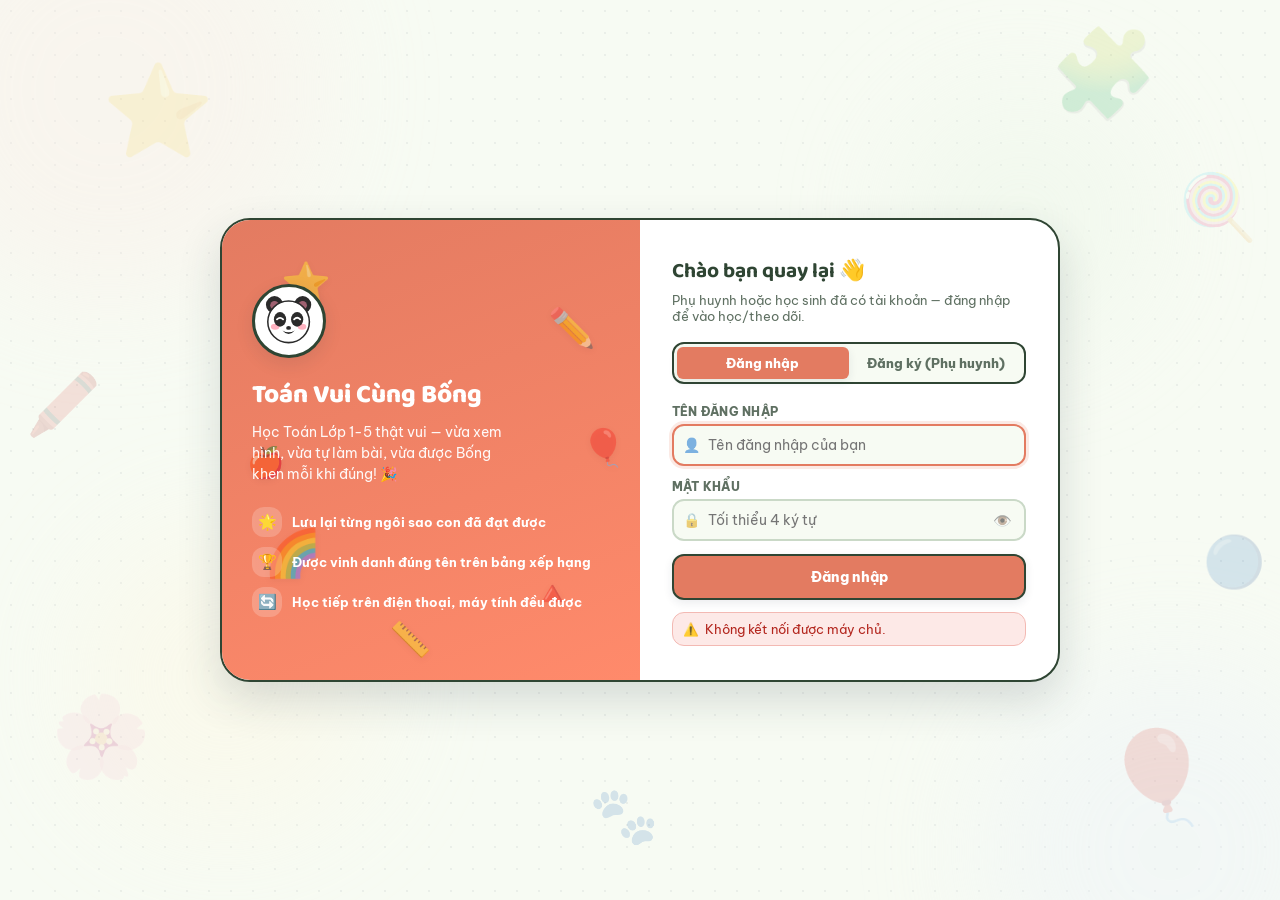
<file: index.html>
<!DOCTYPE html>
<html lang="vi">
<head>
    <meta charset="UTF-8">
    <meta name="viewport" content="width=device-width, initial-scale=1.0, viewport-fit=cover">
    <meta name="description" content="Toán Vui Tiểu Học.">
    <meta name="author" content="Toán Vui Team">
    <title>Toán Vui Tiểu Học</title>
    <link rel="preconnect" href="https://fonts.googleapis.com">
    <link rel="preconnect" href="https://fonts.gstatic.com" crossorigin>
    <link href="https://fonts.googleapis.com/css2?family=Nunito:wght@400;600;700;800;900&family=JetBrains+Mono:wght@500;700&display=swap" rel="stylesheet">
    <link rel="stylesheet" href="style.css">
    <link rel="manifest" href="manifest.json">
    <meta name="theme-color" content="#4e9b55">
    <link rel="icon" href="icon.svg" type="image/svg+xml">
    <link rel="apple-touch-icon" href="icon.svg">
</head>
<body>
    <a href="#main-content" class="skip-to-content">Bỏ qua, đến nội dung chính</a>

    <!-- ===== TOAST CONTAINER ===== -->
    <div id="toast-container"></div>

    <!-- ===== NAVBAR ===== -->
    <nav class="navbar">
        <div class="nav-left">
            <button class="hamburger" id="hamburgerBtn" aria-label="Mở/Đóng menu">☰</button>
            <div class="logo" onclick="showWelcome()">
                <span class="logo-mascot" id="header-mascot"></span>
                <div class="letters">
                    <span>T</span><span>o</span><span>á</span><span>n</span>&nbsp;<span>V</span><span>u</span><span>i</span>
                </div>
            </div>
        </div>
        <div class="nav-title">Học Mà Chơi — Chơi Mà Học</div>
        <div class="nav-actions">
            <button class="nav-stats-btn" onclick="openForestBook()" id="forest-book-nav-btn" title="Sổ Rừng Xanh">🐾 <span class="nav-btn-label">Rừng Xanh</span> <span class="mu-ff-badge" id="forest-book-count">0/6</span></button>
            <div class="nav-icon-group">
                <button class="darkmode-btn" id="soundToggleBtn" onclick="toggleSound()" title="Bật/tắt âm thanh" aria-label="Bật hoặc tắt âm thanh phản hồi" aria-pressed="false">🔊</button>
            </div>
            <div class="mode-switch">
                <button class="mode-btn active" id="modeLearnBtn" onclick="switchMode('learn')">📖 Học Công Thức</button>
                <button class="mode-btn" id="modeQuizBtn" onclick="switchMode('quiz')">📝 Ôn Tập</button>
            </div>
        </div>
    </nav>

    <div class="app-container">
        <aside class="sidebar" id="sidebar">
            <div class="sidebar-brand" onclick="showWelcome()">🏠 Trang Chủ</div>

            <!-- SEARCH BAR -->
            <div class="search-wrap" id="search-wrap-learn">
                <input type="text" id="formula-search" placeholder="🔍 Tìm công thức..." autocomplete="off" oninput="handleSearch(this.value)">
                <div class="search-results" id="search-results"></div>
            </div>


            <!-- ===== MENU CHẾ ĐỘ HỌC ===== -->
            <!-- 5 nhóm Lớp 1 → Lớp 5 được curriculum.js dựng động tại đây, bám sách Kết Nối Tri Thức Với Cuộc Sống -->
            <div id="menu-learn">
                <!-- BOOKMARKS -->
                <div class="menu-group" id="bookmark-group" style="display:none;">
                    <div class="menu-header">⭐ Đã Đánh Dấu</div>
                    <div class="recent-list" id="bookmark-list"></div>
                </div>
            </div>

            <!-- ===== MENU CHẾ ĐỘ QUIZ ===== -->
            <div id="menu-quiz" style="display:none;">
                <div class="menu-group">
                    <div class="menu-header" id="quiz-grade-menu-header">📝 Chọn Khối Lớp</div>
                    <button class="menu-item quiz-select" data-grade="1" onclick="chooseLevel('lop1', this)">🐣 Ôn Tập Lớp 1</button>
                    <div class="highscore-box" data-grade="1" id="highscore-lop1">Lớp 1: chưa có dữ liệu</div>
                    <button class="menu-item quiz-select" data-grade="2" onclick="chooseLevel('lop2', this)">🐰 Ôn Tập Lớp 2</button>
                    <div class="highscore-box" data-grade="2" id="highscore-lop2">Lớp 2: chưa có dữ liệu</div>
                    <button class="menu-item quiz-select" data-grade="3" onclick="chooseLevel('lop3', this)">🐱 Ôn Tập Lớp 3</button>
                    <div class="highscore-box" data-grade="3" id="highscore-lop3">Lớp 3: chưa có dữ liệu</div>
                    <button class="menu-item quiz-select" data-grade="4" onclick="chooseLevel('lop4', this)">🦊 Ôn Tập Lớp 4</button>
                    <div class="highscore-box" data-grade="4" id="highscore-lop4">Lớp 4: chưa có dữ liệu</div>
                    <button class="menu-item quiz-select" data-grade="5" onclick="chooseLevel('lop5', this)">🦉 Ôn Tập Lớp 5</button>
                    <div class="highscore-box" data-grade="5" id="highscore-lop5">Lớp 5: chưa có dữ liệu</div>
                </div>
            </div>
        </aside>

        <main class="workspace" id="main-content">

            <!-- ================= CHẾ ĐỘ HỌC ================= -->
            <div id="learn-panels">
                <div id="welcome-screen" class="formula-panel active">
                    <div class="welcome-hero">
                        <div class="hero-blob hero-blob-1"></div>
                        <div class="hero-blob hero-blob-2"></div>
                        <div class="hero-mascot" id="hero-mascot"></div>
                        <h1 class="hero-title">Chào Mừng Đến Với <span class="hero-brand">Toán Vui</span>!</h1>
                        <p class="hero-subtitle" id="hero-greeting">Học toán không còn nhàm chán, gõ đáp án, và chinh phục từng khối lớp Tiểu Học nhé! 🚀</p>
                        <div class="hero-quote" id="hero-quote">💡 "Toán học là ngôn ngữ mà vũ trụ dùng để viết chính nó."</div>
                        <div class="streak-badge" id="streak-badge" style="display:none;">
                            <span class="streak-fire">🔥</span>
                            <span id="streak-count">0</span> ngày học liên tục
                        </div>
                    </div>

                    <section class="daily-mission-card" aria-labelledby="daily-mission-title">
                        <div class="daily-mission-art" aria-hidden="true">
                            <span class="mission-leaf leaf-1">🍃</span>
                            <span class="mission-leaf leaf-2">🍃</span>
                            <span class="mission-dot dot-1"></span>
                            <span class="mission-dot dot-2"></span>
                            <img src="bear-mission.svg" alt="Gấu con" class="daily-mission-mascot">
                        </div>
                        <div class="daily-mission-main">
                            <div class="daily-mission-kicker">🌿 NHIỆM VỤ HÔM NAY</div>
                            <h2 id="daily-mission-title">Giúp Gấu con thu thập 5 chiếc lá</h2>
                            <p id="daily-mission-desc">Trả lời 5 câu hỏi Toán phù hợp với lớp của bạn để hoàn thành nhiệm vụ.</p>
                            <div class="daily-mission-progress" id="daily-mission-progress" role="progressbar" aria-valuemin="0" aria-valuemax="5" aria-valuenow="0" aria-label="Đã hoàn thành 0 trên 5 câu hỏi">
                                <span class="mission-step">🍃</span>
                                <span class="mission-line"></span>
                                <span class="mission-step">🍃</span>
                                <span class="mission-line"></span>
                                <span class="mission-step">🍃</span>
                                <span class="mission-line"></span>
                                <span class="mission-step">🍃</span>
                                <span class="mission-line"></span>
                                <span class="mission-step">🍃</span>
                            </div>
                            <div class="daily-mission-status" id="daily-mission-status">Chưa bắt đầu · <strong>0 / 5 chiếc lá</strong></div>
                        </div>
                        <div class="daily-mission-reward">
                            <div class="reward-title">Phần thưởng</div>
                            <div class="reward-star" aria-hidden="true">★</div>
                            <div class="reward-points">+10 điểm</div>
                            <button type="button" class="daily-mission-btn" id="daily-mission-btn" onclick="startDailyMission()">BẮT ĐẦU NHIỆM VỤ <span aria-hidden="true">→</span></button>
                        </div>
                    </section>
                </div>

            </div>

            <!-- ================= CHẾ ĐỘ QUIZ ================= -->
            <div id="quiz-panels" style="display:none;">
                <div id="quiz-intro" class="formula-panel active">
                    <div class="welcome-box">
                        <h1>📝 Khu Vực Ôn Tập Tổng Hợp</h1>
                        <p>Chọn một khối lớp ở menu bên trái để bắt đầu 10 câu hỏi trộn từ tất cả bài học của lớp đó. Không giới hạn thời gian — tự làm bài, gõ đáp số, rồi bấm Xác Nhận để được chấm điểm ngay. Điểm cao nhất được lưu lại!</p>
                        <div class="feature-badges">
                            <span class="badge b-1">✦ 10 Câu / Bài</span>
                            <span class="badge b-2">✦ Không Giới Hạn Thời Gian</span>
                            <span class="badge b-3">✦ Lưu Điểm Cao</span>
                        </div>
                    </div>
                </div>

                <div id="quiz-difficulty-select" class="formula-panel">
                    <div class="welcome-box">
                        <h1>Chọn Mức Độ Đề — <span id="difficulty-level-label">Lớp 1</span></h1>
                        <p>Số liệu trong đề sẽ lớn hơn/khó hơn dần theo mức bạn chọn, nhưng vẫn đúng dạng bài đã học ở khối lớp này.</p>
                        <div class="difficulty-buttons">
                            <button class="calc-btn diff-btn diff-easy" onclick="promptStudentNameThenRun(() => startQuiz('easy'))">🟢 Dễ</button>
                            <button class="calc-btn diff-btn diff-medium" onclick="promptStudentNameThenRun(() => startQuiz('medium'))">🟡 Trung Bình</button>
                            <button class="calc-btn diff-btn diff-hard" onclick="promptStudentNameThenRun(() => startQuiz('hard'))">🔴 Khó</button>
                        </div>
                    </div>
                </div>

                <div id="quiz-active" class="formula-panel">
                    <div class="quiz-header">
                        <span id="quiz-level-label">Lớp 1</span>
                        <span id="quiz-progress">Câu 1 / 10</span>
                        <span id="quiz-score">Điểm: 0</span>
                    </div>
                    <!-- Progress bar -->
                    <div class="quiz-progress-bar">
                        <div class="quiz-progress-fill" id="quiz-progress-fill" style="width:10%;"></div>
                    </div>
                    <!-- Timer: không dùng cho Tiểu học (luôn ẩn), giữ lại phần tử để không vỡ code -->
                    <div class="quiz-timer-wrap" id="quiz-timer-wrap" style="display:none;">
                        <div class="quiz-timer-label" id="quiz-timer-label">⏱️ 60s</div>
                        <div class="quiz-timer-bar">
                            <div class="quiz-timer-fill" id="quiz-timer-fill"></div>
                        </div>
                    </div>
                    <div class="quiz-question" id="quiz-question">Đang tải câu hỏi...</div>
                    <!-- F1: Nút đọc to đề bài -->
                    <button id="quiz-read-btn" class="quiz-read-btn" style="display:none;" aria-label="Đọc to đề bài">
                        🔊 Nghe đề
                    </button>
                    <div class="mu-practice-visual" id="quiz-visual"></div>
                    <!-- F2: Chọn đáp án cho Lớp 1 & 2 (thay cho bộ đếm số trước đây) -->
                    <div id="quiz-choice-row" class="mu-choice-row" style="display:none;"></div>
                    <div class="input-area">
                        <input type="number" step="any" id="quiz-answer-input" placeholder="Nhập đáp số của bạn">
                    </div>
                    <button class="calc-btn" id="quiz-submit-btn" onclick="submitQuizAnswer()"><span class="btn-icon">✓</span><span class="btn-label">Xác Nhận Đáp Án</span></button>
                    <div class="output-box" id="quiz-feedback" style="display:none;"></div>
                    <button class="calc-btn next-btn" id="quiz-next-btn" style="display:none;" onclick="nextQuizQuestion()"><span class="btn-label">Câu Tiếp Theo</span><span class="btn-icon">→</span></button>
                </div>

                <div id="quiz-result" class="formula-panel">
                    <div class="welcome-box">
                        <h1 id="quiz-result-title">🎉 Hoàn Thành Bài Kiểm Tra!</h1>
                        <!-- Score ring -->
                        <div class="result-score-ring">
                            <svg width="130" height="130" viewBox="0 0 130 130">
                                <circle cx="65" cy="65" r="56" fill="none" stroke="#e5e7eb" stroke-width="10"/>
                                <circle cx="65" cy="65" r="56" fill="none" stroke="#4f46e5" stroke-width="10"
                                    stroke-dasharray="351.86" stroke-dashoffset="351.86"
                                    id="score-ring-circle" stroke-linecap="round"/>
                            </svg>
                            <div class="ring-num" id="result-ring-num">0</div>
                            <div class="ring-den">/10</div>
                        </div>
                        <div class="quiz-result-breakdown">
                            <div class="breakdown-card bc-correct">
                                <div class="bc-num" id="result-correct">0</div>
                                <div class="bc-label">✅ Đúng</div>
                            </div>
                            <div class="breakdown-card bc-wrong">
                                <div class="bc-num" id="result-wrong">0</div>
                                <div class="bc-label">❌ Sai</div>
                            </div>
                            <div class="breakdown-card bc-pct">
                                <div class="bc-num" id="result-pct">0%</div>
                                <div class="bc-label">📊 Tỉ Lệ</div>
                            </div>
                        </div>
                        <div style="display:flex;gap:12px;justify-content:center;margin-top:24px;flex-wrap:wrap;">
                            <button class="calc-btn" style="width:auto;padding:13px 28px;" onclick="retryQuiz()">🔄 Làm Lại</button>
                            <button class="calc-btn next-btn" id="quiz-result-back-btn" style="width:auto;padding:13px 28px;" onclick="showWelcome()">⬅ Trang Chủ</button>
                        </div>
                        <!-- Chỉ hiện cho bài Ôn Tập/Đề Thi thường (không phải luyện theo chủ đề
                             hay Nhiệm Vụ Hôm Nay) — khớp điều kiện saveToLeaderboard() trong quiz.js -->
                        <button type="button" class="leaderboard-entry-btn" id="quiz-result-leaderboard-btn" style="display:none;" onclick="openLeaderboard()">🏆 Xem Bảng Xếp Hạng</button>
                    </div>
                </div>

            </div>

        </main>
    </div>

    <!-- ===== MODAL GIỚI THIỆU LẦN ĐẦU (ONBOARDING) ===== -->
    <!-- ===== MODAL BẢNG XẾP HẠNG LỚP HỌC ===== -->
    <div class="modal-overlay" id="leaderboard-modal" onclick="closeLeaderboard(event)">
        <div class="modal-box" onclick="event.stopPropagation()">
            <div class="modal-header">
                <span class="modal-title">🏆 Bảng Xếp Hạng Lớp Học</span>
                <button class="modal-close" onclick="closeLeaderboard()" aria-label="Đóng">✕</button>
            </div>
            <p class="stats-note">📌 Đây là bảng xếp hạng <strong>chung của tất cả học sinh</strong>, đồng bộ qua tài khoản — dù đổi thiết bị, điểm của bạn vẫn còn nguyên khi đăng nhập lại.</p>
            <div class="lb-filter">
                <button class="fc-filter-btn active" data-level="all" onclick="filterLeaderboard('all', this)">Tất Cả</button>
                <button class="fc-filter-btn" data-level="lop1" onclick="filterLeaderboard('lop1', this)">Lớp 1</button>
                <button class="fc-filter-btn" data-level="lop2" onclick="filterLeaderboard('lop2', this)">Lớp 2</button>
                <button class="fc-filter-btn" data-level="lop3" onclick="filterLeaderboard('lop3', this)">Lớp 3</button>
                <button class="fc-filter-btn" data-level="lop4" onclick="filterLeaderboard('lop4', this)">Lớp 4</button>
                <button class="fc-filter-btn" data-level="lop5" onclick="filterLeaderboard('lop5', this)">Lớp 5</button>
            </div>
            <div class="lb-list" id="leaderboard-list"></div>
            <button class="calc-btn" style="margin-top:14px;background:linear-gradient(135deg,#dc2626,#991b1b);" onclick="clearLeaderboard()">🗑️ Xóa Bảng Xếp Hạng</button>
        </div>
    </div>

    <!-- ===== MODAL NHẮC NGHỈ GIẢI LAO ===== -->
    <div class="modal-overlay break-reminder-overlay" id="break-reminder-overlay">
        <div class="modal-box break-reminder-box" onclick="event.stopPropagation()">
            <div class="break-emoji-wrap">
                <span class="break-emoji">🦉</span>
                <div class="break-rings">
                    <div class="break-ring break-ring-1"></div>
                    <div class="break-ring break-ring-2"></div>
                </div>
            </div>
            <h2 class="break-title">Nghỉ Giải Lao Một Chút Nhé! 🌿</h2>
            <p class="break-msg">Bống mỏi mắt rồi! Mình đứng dậy vươn vai một chút nhé!</p>
            <div class="break-tips">
                <div class="break-tip">👀 Nhìn ra xa ít nhất 20 giây</div>
                <div class="break-tip">🙆 Vươn tay và lắc cổ nhẹ nhàng</div>
                <div class="break-tip">💧 Uống một ngụm nước mát</div>
            </div>
            <div class="break-actions">
                <button class="calc-btn" id="break-ok-btn" onclick="dismissBreak(false)">Mình Sẵn Sàng Rồi! 💪</button>
                <button class="break-snooze-btn" onclick="dismissBreak(true)">⏰ Snooze 5 phút</button>
            </div>
        </div>
    </div>

    <!-- ===== MODAL NHẬP TÊN TRƯỚC KHI LÀM BÀI (dùng cho bảng xếp hạng) ===== -->
    <div class="modal-overlay" id="name-prompt-modal">
        <div class="modal-box" style="max-width:360px;" onclick="event.stopPropagation()">
            <div class="modal-header">
                <span class="modal-title">👋 Bạn Tên Gì?</span>
            </div>
            <p style="font-size:0.85rem;color:var(--text-3);margin-bottom:14px;">Nhập tên để lưu điểm vào Bảng Xếp Hạng Lớp Học (có thể bỏ trống nếu không muốn tham gia).</p>
            <input type="text" id="student-name-input" placeholder="Tên của bạn..." style="width:100%;padding:12px 16px;border:2px solid var(--border);border-radius:var(--r-md);font-size:1rem;font-weight:700;margin-bottom:14px;box-sizing:border-box;">
            <button class="calc-btn" onclick="confirmStudentName()">Bắt Đầu Làm Bài 🚀</button>
        </div>
    </div>

    <div class="modal-overlay" id="onboarding-modal">
        <div class="modal-box onboarding-box" onclick="event.stopPropagation()">
            <div class="onboarding-header">
                <span class="onboarding-logo" id="onboarding-mascot"></span>
                <h2>Chào bạn! Mình là Bống 🐼</h2>
                <p>Mình sẽ học Toán cùng bạn — vui lắm luôn, cùng xem nhé:</p>
            </div>
            <div class="onboarding-features">
                <div class="ob-feature"><span class="ob-icon">🌸</span><div><strong>Vừa Học Vừa Chơi</strong><br>Cộng trừ có hoa có quả, hình học có hình vẽ thật — không phải chỉ đọc chữ.</div></div>
                <div class="ob-feature"><span class="ob-icon">✍️</span><div><strong>Tự Làm, Tự Chấm</strong><br>Bạn gõ đáp số của mình, Bống chấm luôn và giải thích cách làm nếu sai.</div></div>
                <div class="ob-feature"><span class="ob-icon">🎈</span><div><strong>Chọn Đúng Lớp Của Bạn</strong><br>Từ Lớp 1 đến Lớp 5, chọn lớp mình đang học ở khung bên trái nhé.</div></div>
                <div class="ob-feature"><span class="ob-icon">🏆</span><div><strong>Sưu Tầm Ngôi Sao</strong><br>Làm đúng nhiều câu để lên bảng xếp hạng và mở khóa huy hiệu thật xịn!</div></div>
            </div>
            <button class="calc-btn" onclick="closeOnboarding()">Học Cùng Bống Ngay 🚀</button>
        </div>
    </div>


    <script src="svg-shapes.js"></script>
    <script src="mascot.js"></script>
    <script src="forest-friends.js"></script>
    <script src="practice-engine.js"></script>
    <script src="curriculum.js"></script>
    <script src="app-core.js"></script>
    <script src="quiz.js"></script>
    <script src="extras.js"></script>
    <script src="story-arc.js"></script>
    <script src="db-sync.js"></script>
    <script src="auth-ui.js"></script>
    <script src="usage-guard.js"></script>
 
</body>

</html>
</file>
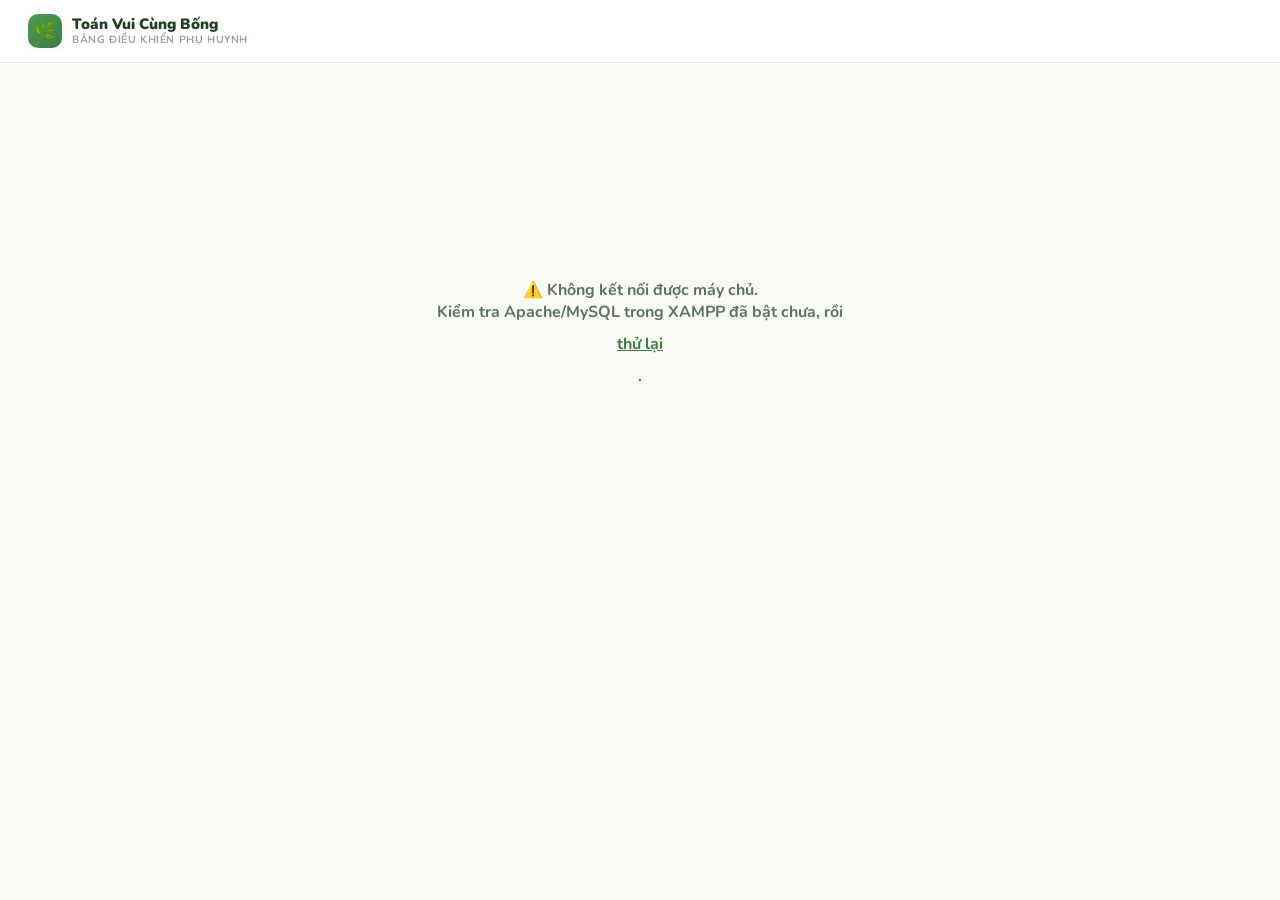
<file: parent.html>
<!DOCTYPE html>
<html lang="vi">
<head>
    <meta charset="UTF-8">
    <meta name="viewport" content="width=device-width, initial-scale=1.0">
    <meta name="description" content="Bảng Điều Khiển Phụ Huynh — theo dõi tiến độ học Toán của con, đặt giới hạn giờ học, khoá khối lớp.">
    <title>Bảng Điều Khiển Phụ Huynh — Toán Vui Cùng Bống</title>
    <link rel="preconnect" href="https://fonts.googleapis.com">
    <link rel="preconnect" href="https://fonts.gstatic.com" crossorigin>
    <link href="https://fonts.googleapis.com/css2?family=Nunito:wght@400;600;700;800;900&family=JetBrains+Mono:wght@500;700&display=swap" rel="stylesheet">
    <link rel="stylesheet" href="parent.css">
    <link rel="icon" href="icon.svg" type="image/svg+xml">
    <meta name="theme-color" content="#3f7a43">
</head>
<body class="pd-body">

    <!-- ===== TOP BAR ===== -->
    <div class="pd-topbar">
        <a class="pd-brand" href="parent.html">
            <div class="pd-brand-leaf">🌿</div>
            <div class="pd-brand-text">
                <div class="pd-name">Toán Vui Cùng Bống</div>
                <div class="pd-tag">Bảng điều khiển phụ huynh</div>
            </div>
        </a>
        <div class="pd-topbar-right">
            <div class="pd-user-widget" id="pd-user-widget" style="display:none;">
                <div class="pd-user-chip" id="pd-user-chip">
                    <div class="pd-av" id="pd-user-av">?</div>
                    <div class="pd-label" id="pd-user-label">…</div>
                </div>
                <div class="pd-user-dropdown" id="pd-user-dropdown">
                    <button type="button" id="pd-logout-btn">Đăng xuất</button>
                </div>
            </div>
        </div>
    </div>

    <!-- ===== TRẠNG THÁI ĐANG TẢI / LỖI PHIÊN ĐĂNG NHẬP ===== -->
    <div class="pd-loading" id="pd-loading">⏳ Đang tải Bảng Điều Khiển…</div>
    <div class="pd-fatal" id="pd-fatal" style="display:none;"></div>

    <!-- ===== NỘI DUNG CHÍNH (hiện sau khi xác thực là Phụ Huynh) ===== -->
    <div class="pd-page" id="pd-page" style="display:none;">

        <!-- ---------- VIEW: DANH SÁCH CÁC CON ---------- -->
        <section id="pd-view-list">
            <div class="pd-list-head">
                <div>
                    <h1>👨‍👩‍👧 Các con của bạn</h1>
                    <p id="pd-list-sub">Bấm vào 1 con để xem chi tiết tiến độ và cài đặt.</p>
                </div>
                <button type="button" class="pd-btn-primary" id="pd-open-create-btn">+ Tạo Tài Khoản Cho Con</button>
            </div>
            <div class="pd-card-grid" id="pd-card-grid">
                <!-- Các thẻ con được render bằng parent.js -->
            </div>
        </section>

        <!-- ---------- VIEW: CHI TIẾT 1 CON (ẩn mặc định) ---------- -->
        <section id="pd-view-detail" style="display:none;">
            <button type="button" class="pd-back-btn" id="pd-back-btn">← Quay lại danh sách các con</button>
            <div id="pd-detail-content"><!-- Nội dung chi tiết render bằng parent.js --></div>
        </section>

    </div>

    <!-- ===== PANEL: TẠO / LIÊN KẾT TÀI KHOẢN CON (modal nhỏ) ===== -->
    <div class="pd-panel-backdrop" id="pd-panel-backdrop">
        <div class="pd-panel">
            <button type="button" class="pd-panel-close" id="pd-panel-close" aria-label="Đóng">✕</button>

            <div class="pd-panel-tabs">
                <button type="button" class="pd-panel-tab active" data-panel-mode="create">Tạo mới</button>
                <button type="button" class="pd-panel-tab" data-panel-mode="link">Liên kết đã có</button>
            </div>

            <!-- Tạo tài khoản mới cho con -->
            <form id="pd-create-form">
                <h3>Tạo tài khoản cho con</h3>
                <p class="pd-panel-sub">Bạn tự đặt tên đăng nhập &amp; mật khẩu cho con — tài khoản tự động liên kết với bạn ngay, con dùng đúng thông tin này để vào học.</p>
                <div class="pd-panel-error" id="pd-create-error"></div>
                <div class="pd-field">
                    <label for="pd-create-display">Tên hiển thị của con</label>
                    <input type="text" id="pd-create-display" maxlength="100" placeholder="VD: Bé Bống" required autocomplete="off">
                </div>
                <div class="pd-field">
                    <label for="pd-create-username">Tên đăng nhập cho con</label>
                    <input type="text" id="pd-create-username" maxlength="30" placeholder="VD: bebong01" required autocomplete="off">
                </div>
                <div class="pd-field">
                    <label for="pd-create-password">Mật khẩu cho con</label>
                    <input type="password" id="pd-create-password" placeholder="Tối thiểu 4 ký tự" required autocomplete="off">
                </div>
                <button type="submit" class="pd-btn-primary" style="width:100%;">Tạo Tài Khoản</button>
            </form>

            <!-- Liên kết tài khoản học sinh đã có sẵn -->
            <form id="pd-link-form" style="display:none;">
                <h3>Liên kết tài khoản đã có</h3>
                <p class="pd-panel-sub">Dành cho tài khoản học sinh con đã tự có từ trước. Cần đúng mật khẩu của con để xác nhận.</p>
                <div class="pd-panel-error" id="pd-link-error"></div>
                <div class="pd-field">
                    <label for="pd-link-username">Tên đăng nhập của con</label>
                    <input type="text" id="pd-link-username" required autocomplete="off">
                </div>
                <div class="pd-field">
                    <label for="pd-link-password">Mật khẩu của con</label>
                    <input type="password" id="pd-link-password" required autocomplete="off">
                </div>
                <button type="submit" class="pd-btn-primary" style="width:100%;">Liên Kết</button>
            </form>
        </div>
    </div>

    <div class="pd-toast" id="pd-toast"></div>

    <script src="parent.js"></script>
</body>
</html>
</file>
<file: style.css>
@import url('https://fonts.googleapis.com/css2?family=Baloo+2:wght@500;600;700;800&family=Be+Vietnam+Pro:wght@400;500;600;700;800;900&family=JetBrains+Mono:wght@500;700&display=swap');

:root {
    /* --- Nền giấy & mực --- */
    --white:    #ffffff;
    --paper:    #f7fbf3;
    --bg:       #f7fbf3;
    --bg-card:  #ffffff;
    --bg-sidebar: #fbfdf9;

    
    --blue:    #4f78c7;   
    --blue-lt: #eaf0fb;
    --cyan:    #2f9f8f;
    --cyan-lt: #d9f5f0;
    --green:   #4e9b55;   
    --green-lt:#e8f4e5;
    --orange:  #d9903d;   
    --orange-lt:#fff0dd;
    --pink:    #d9788f;   
    --pink-lt: #fae9ee;
    --purple:  #8a78b7;
    --purple-lt:#f0ecf8;
    --yellow:  #d9ab3f;  
    --yellow-lt:#fff6df;
    --coral:   #e37b61;   
    --coral-lt:#fbeae5;

    --text:     #2f4533;
    --text-2:   #5f7062;
    --text-3:   #95a398;
    --border:   #dfe9dc;
    --border-2: #cad9c7;

    /* --- Bóng đổ mềm mại, có độ mờ lan tỏa (thay cho kiểu "giấy cắt dán"
       cứng cạnh trước đây) — tạo cảm giác nhẹ nhàng, gần gũi hơn với các em
       nhỏ tuổi thay vì phong cách sắc cạnh kiểu ứng dụng văn phòng. --- */
    --shadow-sm:  0 3px 10px rgba(36,48,61,0.09);
    --shadow-md:  0 6px 18px rgba(36,48,61,0.11);
    --shadow-lg:  0 10px 26px rgba(36,48,61,0.13);
    --shadow-xl:  0 18px 44px rgba(36,48,61,0.16);

    /* --- Viền: mảnh và trong hơn (không còn viền đen đậm 2-3px) để mọi thẻ,
       nút, khung đều mềm mắt hơn — dùng --outline thay cho border đen. --- */
    --outline: rgba(73,108,75,0.14);

    /* --- Bo góc: tròn trịa, "bồng bềnh" hơn — phù hợp gu thẩm mỹ trẻ tiểu học --- */
    --r-sm: 12px;
    --r-md: 18px;
    --r-lg: 24px;
    --r-xl: 30px;
    --r-full: 9999px;

    /* --- Chuyển động --- */
    --ease: all 0.2s cubic-bezier(0.4,0,0.2,1);
    --ease-bounce: all 0.35s cubic-bezier(0.175,0.885,0.32,1.275);

    --font-display: 'Baloo 2', 'Nunito', sans-serif;
    --font-body: 'Be Vietnam Pro', 'Nunito', sans-serif;
}

/* ===== RESET ===== */
*, *::before, *::after { box-sizing: border-box; margin: 0; padding: 0; }
html { scroll-behavior: smooth; }

body {
    height: 100vh;
    min-height: 0;
    background: var(--paper);
    /* Nền giấy kẻ chấm (dot-grid) tinh tế thay vì các khối gradient mờ loang mặc định */
    background-image:
        radial-gradient(circle, rgba(36,48,61,0.06) 1px, transparent 1px);
    background-size: 22px 22px;
    display: flex;
    flex-direction: column;
    overflow: hidden;
    font-family: var(--font-body), -apple-system, BlinkMacSystemFont, sans-serif;
    color: var(--text);
}

/* ===== NAVBAR ===== */
/* .navbar — hợp nhất tại 1 nơi duy nhất, xem khối "FOREST STUDY THEME" bên dưới (đã từng có 2 khối .navbar trùng lặp/đè nhau ở đây, gây khó bảo trì). */

.nav-left { display: flex; align-items: center; gap: 4px; }

/* Hamburger */
.hamburger {
    background: var(--paper);
    border: 2px solid var(--outline);
    color: var(--text);
    font-size: 1.1rem;
    width: 38px;
    height: 38px;
    border-radius: var(--r-sm);
    cursor: pointer;
    display: flex;
    align-items: center;
    justify-content: center;
    transition: var(--ease);
    margin-right: 10px;
    box-shadow: var(--shadow-sm);
}
.hamburger:hover {
    background: var(--coral);
    border-color: var(--text);
    color: white;
    transform: translate(-1px,-1px);
    box-shadow: var(--shadow-md);
}

/* Logo — Bống (linh vật SVG) thay cho hộp chữ Σ lạnh lùng cũ */
.logo { cursor: pointer; display: flex; align-items: center; gap: 8px; }
.logo-mascot {
    display: flex;
    align-items: center;
    justify-content: center;
    filter: drop-shadow(var(--shadow-sm));
    animation: heroBounce 3.2s ease-in-out infinite;
}

/* ================================================================
   BỐNG TƯƠNG TÁC — chạm/bấm vào linh vật ở bất kỳ đâu để thấy Bống
   "sống", đổi cảm xúc và nói câu dễ thương (xem mascot.js).
   ================================================================ */
.mu-mascot-live { cursor: pointer; position: relative; }
.mu-mascot-live:hover .mu-mascot { transform: scale(1.08) rotate(-3deg); }
.mu-mascot-live .mu-mascot { transition: var(--ease-bounce); }
@keyframes muPokePop {
    0% { transform: scale(1); }
    35% { transform: scale(1.22) rotate(-6deg); }
    60% { transform: scale(0.94) rotate(4deg); }
    100% { transform: scale(1) rotate(0); }
}
.mu-poke-pop .mu-mascot { animation: muPokePop 0.5s cubic-bezier(0.34,1.56,0.64,1); }

.mu-mascot-bubble {
    position: absolute; bottom: 100%; left: 50%; transform: translateX(-50%);
    margin-bottom: 10px; white-space: nowrap; z-index: 20;
    background: #fff; color: var(--text); border: 2px solid var(--outline);
    border-radius: var(--r-full); padding: 6px 14px;
    font-family: var(--font-body); font-weight: 800; font-size: 0.78rem;
    box-shadow: var(--shadow-sm);
    animation: muBubbleIn 0.25s ease, muBubbleOut 0.25s ease 1.3s forwards;
    pointer-events: none;
}
.mu-mascot-bubble::after {
    content: ''; position: absolute; top: 100%; left: 50%; transform: translateX(-50%);
    border: 6px solid transparent; border-top-color: #fff; margin-top: -1px;
}
@keyframes muBubbleIn { from { opacity: 0; transform: translate(-50%, 6px) scale(0.85); } to { opacity: 1; transform: translate(-50%, 0) scale(1); } }
@keyframes muBubbleOut { from { opacity: 1; } to { opacity: 0; transform: translate(-50%, -6px) scale(0.9); } }
.letters { display: flex; align-items: center; gap: 1px; }
.letters span {
    display: inline-block;
    font-size: 1.6rem;
    font-weight: 800;
    font-family: var(--font-display);
    line-height: 1;
    transition: var(--ease-bounce);
}
.letters span:nth-child(1) { color: var(--blue); }
.letters span:nth-child(2) { color: var(--coral); }
.letters span:nth-child(3) { color: var(--green); }
.letters span:nth-child(4) { color: #ea580c; }
.letters span:nth-child(5) { color: #db2777; }
.letters span:hover { transform: translateY(-4px) scale(1.2); }
.letters span.active {
    animation: letterBounce 0.45s cubic-bezier(0.175,0.885,0.32,1.275);
}
@keyframes letterBounce {
    0%, 100% { transform: translateY(0) scale(1); }
    50% { transform: translateY(-8px) scale(1.25); }
}

/* Nav Title */
.nav-title {
    font-size: 0.95rem;
    font-weight: 700;
    color: var(--text-2);
    background: var(--bg);
    border: 1.5px solid var(--border);
    padding: 6px 18px;
    border-radius: var(--r-full);
    letter-spacing: 0.2px;
}

/* Mode Switch */
.mode-switch {
    display: flex;
    background: var(--bg);
    border: 1.5px solid var(--border);
    border-radius: var(--r-full);
    padding: 4px;
    gap: 4px;
}
.mode-btn {
    padding: 8px 20px;
    border: none;
    border-radius: var(--r-full);
    font-size: 0.875rem;
    font-weight: 800;
    font-family: 'Nunito', sans-serif;
    cursor: pointer;
    color: var(--text-2);
    background: transparent;
    transition: var(--ease);
    white-space: nowrap;
}
.mode-btn:hover { background: var(--white); color: var(--blue); }
.mode-btn.active {
    background: linear-gradient(135deg, #4f46e5, #7c3aed);
    color: #fff;
    box-shadow: 0 2px 12px rgba(79,70,229,0.35);
}

/* ===== LAYOUT ===== */
.app-container { flex: 1 1 auto; display: flex; min-height: 0; overflow: hidden; }

/* ===== SIDEBAR ===== */
.sidebar {
    width: 280px;
    background: var(--bg-sidebar);
    border-right: 3px solid var(--outline);
    display: flex;
    flex-direction: column;
    flex-wrap: nowrap;
    box-sizing: border-box;
    padding: 18px 12px;
    overflow-y: auto;
    overflow-x: hidden;
    gap: 16px;
    flex-shrink: 0;
}
.sidebar::-webkit-scrollbar { width: 4px; }
.sidebar::-webkit-scrollbar-thumb { background: var(--border-2); border-radius: 10px; }

/* Sidebar Brand — nút "Trang Chủ" kiểu nhãn dán */
.sidebar-brand {
    font-size: 0.9rem;
    font-weight: 700;
    font-family: var(--font-display);
    color: var(--text);
    padding: 11px 16px;
    background: var(--yellow-lt);
    border: 2px solid var(--outline);
    border-radius: var(--r-md);
    text-align: center;
    cursor: pointer;
    transition: var(--ease);
    box-shadow: var(--shadow-sm);
}
.sidebar-brand:hover {
    background: var(--yellow);
    transform: translate(-2px,-2px);
    box-shadow: var(--shadow-md);
}

/* Menu Groups */
.menu-group { display: flex; flex-direction: column; flex-wrap: nowrap; gap: 2px; width: 100%; box-sizing: border-box; }
#menu-learn, #menu-quiz { display: flex; flex-direction: column; flex-wrap: nowrap; width: 100%; box-sizing: border-box; }
.menu-item, .menu-header { width: 100%; box-sizing: border-box; }

.menu-header {
    width: 100%;
    font-size: 0.72rem;
    font-family: var(--font-display);
    font-weight: 700;
    text-transform: uppercase;
    letter-spacing: 0.6px;
    padding: 10px 10px;
    display: flex;
    align-items: center;
    gap: 6px;
    background: transparent;
    border: none;
    border-radius: var(--r-sm);
    cursor: pointer;
    box-sizing: border-box;
    transition: var(--ease);
}
.menu-header:hover { background: rgba(0,0,0,0.04); }
.mh-text { flex: 1; text-align: left; }
.mh-count {
    font-size: 0.62rem;
    font-weight: 800;
    background: rgba(0,0,0,0.08);
    padding: 2px 7px;
    border-radius: var(--r-full);
    font-family: var(--font-body), sans-serif;
    text-transform: none;
    letter-spacing: 0;
}
.mh-chevron {
    display: inline-block;
    transition: transform 0.25s ease;
    font-size: 0.7rem;
}
.menu-group.collapsed .mh-chevron { transform: rotate(-90deg); }

.menu-group-items {
    display: flex;
    flex-direction: column;
    gap: 2px;
    overflow: hidden;
    max-height: 900px;
    transition: max-height 0.3s ease, opacity 0.25s ease;
    opacity: 1;
}
.menu-group.collapsed .menu-group-items {
    max-height: 0;
    opacity: 0;
}

/* Grade-level color themes */
#menu-learn .menu-group:nth-child(1) .menu-header { color: var(--orange); }
#menu-learn .menu-group:nth-child(1) .menu-item:hover { background: var(--orange-lt); color: var(--orange); }
#menu-learn .menu-group:nth-child(1) .menu-item.active {
    background: linear-gradient(135deg, #ea580c, #dc2626);
    color: #fff;
    box-shadow: 0 4px 16px rgba(234,88,12,0.3);
}

#menu-learn .menu-group:nth-child(2) .menu-header { color: var(--blue); }
#menu-learn .menu-group:nth-child(2) .menu-item:hover { background: var(--blue-lt); color: var(--blue); }
#menu-learn .menu-group:nth-child(2) .menu-item.active {
    background: linear-gradient(135deg, #4f46e5, #7c3aed);
    color: #fff;
    box-shadow: 0 4px 16px rgba(79,70,229,0.3);
}

#menu-learn .menu-group:nth-child(3) .menu-header { color: var(--green); }
#menu-learn .menu-group:nth-child(3) .menu-item:hover { background: var(--green-lt); color: var(--green); }
#menu-learn .menu-group:nth-child(3) .menu-item.active {
    background: linear-gradient(135deg, #16a34a, #0d9488);
    color: #fff;
    box-shadow: 0 4px 16px rgba(22,163,74,0.3);
}

#menu-learn .menu-group:nth-child(4) .menu-header { color: var(--purple); }
#menu-learn .menu-group:nth-child(4) .menu-item:hover { background: var(--purple-lt); color: var(--purple); }
#menu-learn .menu-group:nth-child(4) .menu-item.active {
    background: linear-gradient(135deg, #7c3aed, #a21caf);
    color: #fff;
    box-shadow: 0 4px 16px rgba(124,58,237,0.3);
}

#menu-learn .menu-group:nth-child(5) .menu-header { color: var(--cyan); }
#menu-learn .menu-group:nth-child(5) .menu-item:hover { background: var(--cyan-lt); color: var(--cyan); }
#menu-learn .menu-group:nth-child(5) .menu-item.active {
    background: linear-gradient(135deg, #0891b2, #0e7490);
    color: #fff;
    box-shadow: 0 4px 16px rgba(8,145,178,0.3);
}

.menu-item {
    width: 100%;
    text-align: left;
    padding: 9px 13px;
    background: transparent;
    border: none;
    border-radius: var(--r-sm);
    font-size: 0.875rem;
    font-weight: 600;
    font-family: var(--font-body), sans-serif;
    color: var(--text-2);
    cursor: pointer;
    transition: var(--ease);
}
.menu-item.active { color: #fff; }

/* Quiz menu items */
#menu-quiz .menu-item:hover { background: var(--coral-lt); color: var(--coral); }
#menu-quiz .menu-item.active {
    background: var(--coral);
    color: #fff;
    box-shadow: var(--shadow-sm);
}

.highscore-box {
    padding: 9px 13px;
    background: var(--yellow-lt);
    border: 2px solid var(--outline);
    border-radius: var(--r-sm);
    font-size: 0.8rem;
    font-weight: 700;
    color: #8a6400;
    font-family: 'JetBrains Mono', monospace;
}

/* ===== WORKSPACE ===== */
.workspace {
    flex: 1;
    padding: 36px;
    overflow-y: auto;
    min-height: 0;
    display: flex;
    justify-content: center;
    align-items: flex-start;
    overscroll-behavior: contain;
}
.workspace::-webkit-scrollbar { width: 6px; }
.workspace::-webkit-scrollbar-thumb { background: var(--border-2); border-radius: 10px; }

/* ===== FORMULA PANEL ===== */
.formula-panel {
    display: none;
    width: 100%;
    max-width: 760px;
    background: var(--bg-card);
    border-radius: var(--r-lg);
    padding: 40px 44px;
    border: 3px solid var(--outline);
    box-shadow: var(--shadow-xl);
    animation: panelReveal 0.3s cubic-bezier(0.16,1,0.3,1) forwards;
    position: relative;
}

/* Góc "đục lỗ sổ tay" — chi tiết chữ ký gợi cảm giác thẻ bài tập thật */
.formula-panel::before {
    content: '';
    position: absolute;
    top: 18px; left: -3px;
    width: 10px; height: 10px;
    background: var(--paper);
    border: 3px solid var(--outline);
    border-radius: 50%;
}
.formula-panel[data-level="1"] { border-top: 8px solid var(--orange); }
.formula-panel[data-level="2"] { border-top: 8px solid var(--blue); }
.formula-panel[data-level="3"] { border-top: 8px solid var(--green); }
.formula-panel[data-level="4"] { border-top: 8px solid var(--purple); }
.formula-panel[data-level="5"] { border-top: 8px solid var(--cyan); }
#welcome-screen.formula-panel { border-top-width: 3px; }

.formula-panel.active { display: block; }

@keyframes panelReveal {
    from { opacity: 0; transform: translateY(14px); }
    to   { opacity: 1; transform: translateY(0); }
}

/* Panel heading */
.formula-panel h2 {
    font-size: 1.6rem;
    font-weight: 700;
    font-family: var(--font-display);
    color: var(--text);
    margin-bottom: 14px;
    line-height: 1.25;
}

/* Formula expression */
.formula-expr {
    background: linear-gradient(135deg, #ede9fe, #fce7f3);
    border: 1.5px solid rgba(124,58,237,0.2);
    border-left: 5px solid var(--purple);
    padding: 14px 20px;
    border-radius: var(--r-md);
    color: var(--purple);
    font-family: 'JetBrains Mono', monospace;
    font-size: 0.9rem;
    font-weight: 700;
    margin-bottom: 30px;
    line-height: 1.6;
}

/* ===== INPUT AREA ===== */
.input-area {
    display: flex;
    flex-direction: column;
    gap: 14px;
    margin-bottom: 22px;
}
.input-area.row { flex-direction: row; }
.input-area.row input,
.input-area.row select { flex: 1; min-width: 0; }

.input-area input,
.input-area select {
    padding: 13px 18px;
    border: 2px solid var(--border);
    border-radius: var(--r-md);
    font-size: 1rem;
    font-weight: 700;
    font-family: 'Nunito', sans-serif;
    outline: none;
    background: var(--bg);
    color: var(--text);
    transition: var(--ease);
    appearance: none;
    -webkit-appearance: none;
}
.input-area input::placeholder { color: var(--text-3); font-weight: 600; }
.input-area input:focus,
.input-area select:focus {
    border-color: var(--blue);
    background: var(--white);
    box-shadow: 0 0 0 4px rgba(79,70,229,0.12);
}
.input-area select { cursor: pointer; }

/* ===== CALC BUTTON ===== */
.calc-btn {
    width: 100%;
    padding: 14px 24px;
    border: 3px solid var(--outline);
    border-radius: var(--r-md);
    background: var(--coral);
    color: #fff;
    font-size: 1rem;
    font-weight: 700;
    font-family: var(--font-display);
    cursor: pointer;
    letter-spacing: 0.2px;
    transition: transform 0.12s ease, box-shadow 0.12s ease;
    position: relative;
    box-shadow: var(--shadow-md);
}
.calc-btn:active { transform: translate(3px,4px); box-shadow: none; }
.calc-btn:hover { filter: brightness(1.06); }

/* Next button (quiz) */
.next-btn {
    background: var(--green);
    box-shadow: var(--shadow-md);
    margin-top: 14px;
}
.next-btn:active { transform: translate(3px,4px); box-shadow: none; }

/* ===== OUTPUT BOX ===== */
.output-box {
    margin-top: 26px;
    background: var(--green-lt);
    border: 2px solid var(--outline);
    border-left: 6px solid var(--green);
    padding: 20px 24px;
    border-radius: var(--r-md);
    font-family: 'JetBrains Mono', monospace;
    font-size: 0.95rem;
    font-weight: 700;
    color: #14532d;
    line-height: 1.8;
    animation: outputPop 0.25s cubic-bezier(0.16,1,0.3,1);
}
@keyframes outputPop {
    from { opacity: 0; transform: translateY(6px); }
    to   { opacity: 1; transform: translateY(0); }
}
.mu-fb-mascot { display: flex; justify-content: center; margin-bottom: 8px; }
.mu-fb-mascot .mu-mascot { animation: heroBounce 1.6s ease-in-out infinite; }

/* ===== WELCOME SCREEN ===== */
.welcome-box { text-align: center; padding: 12px 0; }

.welcome-box h1 {
    font-size: 2.1rem;
    font-weight: 700;
    font-family: var(--font-display);
    color: var(--text);
    margin-bottom: 16px;
    line-height: 1.25;
}

.welcome-box p {
    font-size: 1.05rem;
    color: var(--text-2);
    line-height: 1.7;
    margin-bottom: 32px;
    max-width: 520px;
    margin-left: auto;
    margin-right: auto;
}
.welcome-box p strong { color: var(--blue); font-weight: 800; }

/* Feature badges */
.feature-badges { display: flex; justify-content: center; gap: 10px; flex-wrap: wrap; }
.badge {
    padding: 9px 20px;
    border-radius: var(--r-full);
    font-weight: 800;
    font-size: 0.85rem;
    transition: var(--ease);
    cursor: default;
    border: 2px solid transparent;
}
.badge:hover { transform: translateY(-3px); box-shadow: var(--shadow-md); }
.badge.b-1 { background: var(--cyan-lt);   color: var(--cyan);   border-color: rgba(8,145,178,0.25); }
.badge.b-2 { background: var(--purple-lt); color: var(--purple); border-color: rgba(124,58,237,0.25); }
.badge.b-3 { background: var(--green-lt);  color: var(--green);  border-color: rgba(22,163,74,0.25); }

/* ===== QUIZ ===== */
.quiz-header {
    display: flex;
    justify-content: space-between;
    align-items: center;
    background: var(--bg);
    border: 1.5px solid var(--border);
    border-radius: var(--r-md);
    padding: 13px 20px;
    margin-bottom: 24px;
}
.quiz-header span { font-size: 0.87rem; font-weight: 800; color: var(--text-2); }

#quiz-level-label {
    background: var(--purple-lt);
    color: var(--purple);
    padding: 4px 14px;
    border-radius: var(--r-full);
    font-size: 0.85rem;
}
#quiz-progress {
    background: var(--blue-lt);
    color: var(--blue);
    padding: 4px 14px;
    border-radius: var(--r-full);
    font-size: 0.85rem;
}
#quiz-score {
    background: var(--green-lt);
    color: var(--green);
    padding: 4px 14px;
    border-radius: var(--r-full);
    font-size: 0.85rem;
}

.quiz-question {
    font-size: 1.3rem;
    font-weight: 800;
    color: var(--text);
    background: var(--bg);
    border: 1.5px solid var(--border);
    border-radius: var(--r-lg);
    padding: 28px 30px;
    margin-bottom: 22px;
    line-height: 1.5;
    min-height: 88px;
    display: flex;
    align-items: center;
}

/* ===== SCROLLBAR ===== */
* { scrollbar-width: thin; scrollbar-color: var(--border-2) transparent; }

/* ===== KEYFRAMES ===== */
@keyframes slideIn {
    from { opacity: 0; transform: translateY(15px); }
    to   { opacity: 1; transform: translateY(0); }
}

/* ===== SIDEBAR COLLAPSE (Desktop) ===== */
.sidebar.collapsed {
    width: 0;
    padding: 0;
    overflow: hidden;
    border-right: none;
}

/* ===== SEARCH BAR ===== */
.search-wrap {
    position: relative;
}
.search-wrap input {
    width: 100%;
    padding: 9px 36px 9px 14px;
    border: 1.5px solid var(--border);
    border-radius: var(--r-full);
    font-size: 0.85rem;
    font-weight: 600;
    font-family: 'Nunito', sans-serif;
    background: var(--bg);
    color: var(--text);
    outline: none;
    transition: var(--ease);
}
.search-wrap input:focus {
    border-color: var(--blue);
    background: var(--white);
    box-shadow: 0 0 0 3px rgba(79,70,229,0.1);
}
.search-wrap input::placeholder { color: var(--text-3); }
.search-results {
    position: absolute;
    top: calc(100% + 6px);
    left: 0; right: 0;
    background: var(--white);
    border: 1.5px solid var(--border);
    border-radius: var(--r-md);
    box-shadow: var(--shadow-lg);
    z-index: 200;
    overflow: hidden;
    display: none;
}
.search-results.open { display: block; }
.search-result-item {
    padding: 10px 14px;
    font-size: 0.87rem;
    font-weight: 700;
    color: var(--text-2);
    cursor: pointer;
    transition: var(--ease);
    display: flex;
    align-items: center;
    gap: 8px;
}
.search-result-item:hover {
    background: var(--blue-lt);
    color: var(--blue);
}
.search-result-item .search-level {
    font-size: 0.7rem;
    font-weight: 800;
    padding: 2px 8px;
    border-radius: var(--r-full);
    margin-left: auto;
    white-space: nowrap;
}
.level-tag-1 { background: var(--orange-lt); color: var(--orange); }
.level-tag-2 { background: var(--blue-lt);   color: var(--blue); }
.level-tag-3 { background: var(--green-lt);  color: var(--green); }
.level-tag-4 { background: var(--purple-lt); color: var(--purple); }
.level-tag-5 { background: var(--cyan-lt);   color: var(--cyan); }

/* ===== RECENT VIEWED ===== */
.recent-list {
    display: flex;
    flex-direction: column;
    gap: 3px;
}
.recent-item {
    display: flex;
    align-items: center;
    gap: 6px;
    padding: 7px 12px;
    border-radius: var(--r-sm);
    font-size: 0.8rem;
    font-weight: 700;
    color: var(--text-3);
    cursor: pointer;
    transition: var(--ease);
    background: transparent;
    border: none;
    text-align: left;
    font-family: 'Nunito', sans-serif;
}
.recent-item:hover { background: var(--bg); color: var(--text-2); }

/* ===== TOAST NOTIFICATION ===== */
#toast-container {
    position: fixed;
    bottom: 24px;
    right: 24px;
    z-index: 9999;
    display: flex;
    flex-direction: column;
    gap: 10px;
    pointer-events: none;
}
.toast {
    display: flex;
    align-items: center;
    gap: 10px;
    padding: 12px 20px;
    background: var(--white);
    border-radius: var(--r-md);
    box-shadow: var(--shadow-lg);
    border-left: 4px solid var(--blue);
    font-size: 0.9rem;
    font-weight: 700;
    color: var(--text);
    pointer-events: all;
    animation: toastIn 0.35s cubic-bezier(0.16,1,0.3,1), toastOut 0.3s ease 2.7s forwards;
    min-width: 220px;
    max-width: 340px;
}
.toast.success { border-left-color: var(--green); }
.toast.error   { border-left-color: #dc2626; }
.toast.info    { border-left-color: var(--blue); }
@keyframes toastIn {
    from { opacity: 0; transform: translateX(40px); }
    to   { opacity: 1; transform: translateX(0); }
}
@keyframes toastOut {
    from { opacity: 1; transform: translateX(0); }
    to   { opacity: 0; transform: translateX(40px); }
}

/* ===== BOOKMARK BUTTON ===== */
.panel-actions {
    display: flex;
    gap: 8px;
    margin-bottom: 18px;
    flex-wrap: wrap;
}
.action-tag {
    display: inline-flex;
    align-items: center;
    gap: 5px;
    padding: 5px 14px;
    border-radius: var(--r-full);
    font-size: 0.78rem;
    font-weight: 800;
    font-family: 'Nunito', sans-serif;
    border: 1.5px solid var(--border);
    background: var(--bg);
    color: var(--text-2);
    cursor: pointer;
    transition: var(--ease);
}
.action-tag:hover { border-color: var(--blue); color: var(--blue); background: var(--blue-lt); }
.action-tag.bookmarked {
    background: var(--yellow-lt);
    border-color: rgba(202,138,4,0.3);
    color: var(--yellow);
}

/* ===== QUIZ TIMER ===== */
.quiz-timer-bar {
    height: 5px;
    background: var(--border);
    border-radius: var(--r-full);
    margin-bottom: 16px;
    overflow: hidden;
}
.quiz-timer-fill {
    height: 100%;
    background: linear-gradient(90deg, var(--green), var(--blue));
    border-radius: var(--r-full);
    transition: width 1s linear, background 0.5s ease;
    width: 100%;
}
.quiz-timer-fill.warning { background: linear-gradient(90deg, #ea580c, #dc2626); }

.quiz-timer-label {
    font-size: 0.8rem;
    font-weight: 800;
    font-family: 'JetBrains Mono', monospace;
    color: var(--text-3);
    text-align: right;
    margin-bottom: 4px;
}
.quiz-timer-label.warning { color: #dc2626; }

/* ===== QUIZ PROGRESS BAR ===== */
.quiz-progress-bar {
    height: 8px;
    background: var(--border);
    border-radius: var(--r-full);
    margin-bottom: 20px;
    overflow: hidden;
}
.quiz-progress-fill {
    height: 100%;
    background: linear-gradient(90deg, var(--blue), var(--purple));
    border-radius: var(--r-full);
    transition: width 0.4s cubic-bezier(0.16,1,0.3,1);
}

/* ===== QUIZ RESULT ENHANCED ===== */
.result-score-ring {
    width: 130px;
    height: 130px;
    border-radius: 50%;
    display: flex;
    flex-direction: column;
    align-items: center;
    justify-content: center;
    margin: 0 auto 24px;
    font-family: 'JetBrains Mono', monospace;
    position: relative;
}
.result-score-ring svg {
    position: absolute;
    top: 0; left: 0;
    transform: rotate(-90deg);
}
.result-score-ring .ring-num {
    font-size: 2.2rem;
    font-weight: 900;
    color: var(--blue);
    line-height: 1;
    position: relative;
    z-index: 1;
}
.result-score-ring .ring-den {
    font-size: 0.9rem;
    color: var(--text-3);
    font-weight: 700;
    position: relative;
    z-index: 1;
}

.quiz-result-breakdown {
    display: flex;
    justify-content: center;
    gap: 20px;
    margin-top: 20px;
    flex-wrap: wrap;
}
.breakdown-card {
    background: var(--bg);
    border: 1.5px solid var(--border);
    border-radius: var(--r-md);
    padding: 14px 22px;
    text-align: center;
    min-width: 100px;
    transition: var(--ease);
}
.breakdown-card:hover { border-color: var(--blue); background: var(--blue-lt); }
.breakdown-card .bc-num {
    font-size: 1.6rem;
    font-weight: 900;
    font-family: 'JetBrains Mono', monospace;
    line-height: 1;
    margin-bottom: 4px;
}
.breakdown-card .bc-label { font-size: 0.75rem; font-weight: 800; color: var(--text-3); }
.bc-correct .bc-num { color: var(--green); }
.bc-wrong   .bc-num { color: #dc2626; }
.bc-pct     .bc-num { color: var(--blue); }

/* ===== CONFETTI ===== */
.confetti-piece {
    position: fixed;
    width: 10px;
    height: 10px;
    border-radius: 2px;
    pointer-events: none;
    z-index: 9999;
    animation: confettiFall linear forwards;
}
@keyframes confettiFall {
    0%   { transform: translateY(-20px) rotate(0deg); opacity: 1; }
    100% { transform: translateY(110vh) rotate(720deg); opacity: 0; }
}

/* ===== STATS MODAL ===== */
.modal-overlay {
    position: fixed;
    inset: 0;
    background: rgba(0,0,0,0.4);
    backdrop-filter: blur(4px);
    z-index: 500;
    display: flex;
    align-items: center;
    justify-content: center;
    opacity: 0;
    pointer-events: none;
    transition: opacity 0.25s ease;
}
.modal-overlay.open {
    opacity: 1;
    pointer-events: all;
}
.modal-box {
    background: var(--white);
    border-radius: var(--r-xl);
    padding: 36px 40px;
    max-width: 500px;
    width: 90%;
    box-shadow: var(--shadow-xl);
    border: 1.5px solid var(--border);
    animation: modalPop 0.35s cubic-bezier(0.16,1,0.3,1);
}
@keyframes modalPop {
    from { opacity: 0; transform: scale(0.92) translateY(12px); }
    to   { opacity: 1; transform: scale(1) translateY(0); }
}
.modal-header {
    display: flex;
    align-items: center;
    justify-content: space-between;
    margin-bottom: 24px;
}
.modal-title {
    font-size: 1.4rem;
    font-weight: 900;
    color: var(--text);
}
.modal-close {
    background: var(--bg);
    border: 1.5px solid var(--border);
    border-radius: var(--r-sm);
    width: 34px;
    height: 34px;
    display: flex;
    align-items: center;
    justify-content: center;
    cursor: pointer;
    font-size: 1rem;
    color: var(--text-2);
    transition: var(--ease);
}
.modal-close:hover { background: #fee2e2; border-color: #dc2626; color: #dc2626; }

/* ===== NAVBAR STATS BUTTON ===== */
.nav-actions {
    display: flex;
    align-items: center;
    gap: 10px;
}
.nav-icon-group {
    display: flex;
    align-items: center;
    gap: 4px;
    background: var(--bg);
    border: 1.5px solid var(--border);
    border-radius: var(--r-full);
    padding: 3px;
}
.nav-icon-group .darkmode-btn {
    width: 32px;
    height: 32px;
    border-radius: var(--r-full);
    font-size: 0.95rem;
}

.nav-stats-btn {
    background: var(--bg);
    border: 1.5px solid var(--border);
    border-radius: var(--r-sm);
    padding: 7px 14px;
    font-size: 0.82rem;
    font-weight: 800;
    font-family: 'Nunito', sans-serif;
    color: var(--text-2);
    cursor: pointer;
    transition: var(--ease);
    display: flex;
    align-items: center;
    gap: 5px;
}
.nav-stats-btn:hover {
    background: var(--blue-lt);
    border-color: var(--blue);
    color: var(--blue);
}

/* ===== SỔ RỪNG XANH — nút header + badge số đếm ===== */
#forest-book-nav-btn {
    background: #eef7e4;
    border-color: #8fbf6d;
    color: #3e6b2c;
}
#forest-book-nav-btn:hover { background: #dff0cd; border-color: #6fa84c; color: #2f5420; }
.mu-ff-badge {
    background: #fff; border: 1.5px solid #8fbf6d; color: #3e6b2c;
    font-size: 0.72rem; font-weight: 900; padding: 1px 7px; border-radius: 999px;
    margin-left: 2px;
}

/* ===== "SỔ RỪNG XANH" — modal gallery bạn thú ===== */
.mu-ff-box { max-width: 720px; width: 92vw; text-align: center; position: relative; }
.mu-ff-close {
    position: absolute; top: 14px; right: 14px; width: 34px; height: 34px; border-radius: 50%;
    border: 2px solid var(--border); background: var(--bg); cursor: pointer; font-size: 15px;
    display: flex; align-items: center; justify-content: center; color: var(--text-2);
}
.mu-ff-close:hover { background: #fee2e2; border-color: #dc2626; color: #dc2626; }
.mu-ff-header h2 { font-family: var(--font-display, 'Baloo 2', sans-serif); margin: 0 0 4px; }
.mu-ff-header p { color: var(--text-2); margin: 0 0 18px; font-size: 0.92rem; }
.mu-ff-grid {
    display: grid; grid-template-columns: repeat(auto-fit, minmax(140px, 1fr)); gap: 14px;
    max-height: 60vh; overflow-y: auto; padding: 4px;
}
.mu-ff-card {
    border: 2.5px solid var(--border); border-radius: var(--r-lg, 16px); padding: 14px 10px;
    background: var(--bg-card, #fff); display: flex; flex-direction: column; align-items: center;
    gap: 6px; transition: var(--ease);
}
.mu-ff-card.mu-ff-unlocked { border-color: #8fbf6d; background: #f6fcef; box-shadow: 0 3px 0 rgba(143,191,109,.35); }
.mu-ff-art { position: relative; width: 72px; height: 72px; display: flex; align-items: center; justify-content: center; }
.mu-ff-lock {
    position: absolute; inset: 0; display: flex; align-items: center; justify-content: center;
    font-size: 22px; background: rgba(0,0,0,0.06); border-radius: 50%;
}
.mu-ff-name { font-family: var(--font-display, 'Baloo 2', sans-serif); font-weight: 800; font-size: 0.94rem; color: var(--text); }
.mu-ff-tagline { font-size: 0.74rem; color: var(--text-3, #8a97a3); line-height: 1.4; min-height: 32px; }
.mu-ff-card.mu-ff-unlocked .mu-ff-tagline { color: #4a7a37; }
.mu-ff-hint { margin: 16px 0 0; font-size: 0.8rem; color: var(--text-3, #8a97a3); }

/* ===== Hộp chúc mừng "Bạn Mới Xuất Hiện" ===== */
.mu-ff-celebrate-overlay { z-index: 10000; }
.mu-ff-celebrate { max-width: 360px; text-align: center; padding: 32px 28px; }
.mu-ff-celebrate-burst { font-size: 1.4rem; margin-bottom: 4px; animation: mu-bob 1.2s ease-in-out infinite; }
.mu-ff-celebrate-art { display: flex; justify-content: center; margin-bottom: 8px; }
.mu-ff-celebrate h2 { font-family: var(--font-display, 'Baloo 2', sans-serif); margin: 4px 0; }
.mu-ff-celebrate-tagline { font-style: italic; color: var(--text-2); margin-bottom: 18px; }
@keyframes mu-bob { 0%,100% { transform: translateY(0); } 50% { transform: translateY(-6px); } }

/* ===== Bong bóng cổ vũ của bạn thú khi làm đúng câu (practice-engine.js) ===== */
.mu-cheer-pop {
    display: inline-flex; align-items: center; gap: 6px; font-size: 0.86rem; font-weight: 800;
    color: #3e6b2c; background: #eef7e4; border: 1.5px solid #8fbf6d; border-radius: 999px;
    padding: 5px 12px; margin-top: 8px; animation: mu-cheer-in .3s ease;
}
@keyframes mu-cheer-in { from { opacity: 0; transform: translateY(4px) scale(.9); } to { opacity: 1; transform: translateY(0) scale(1); } }


/* ===== ERROR STATE ===== */
.output-box.is-error {
    background: linear-gradient(135deg, #fff1f2, #ffe4e6);
    border-left-color: #dc2626;
    color: #991b1b;
}

/* ===== KEYFRAMES ===== */
@keyframes slideIn {
    from { opacity: 0; transform: translateY(15px); }
    to   { opacity: 1; transform: translateY(0); }
}

/* ===== PRINT ===== */
@media print {
    .navbar, .sidebar, .mode-switch, .calc-btn, .panel-actions { display: none !important; }
    body { background: #fff; }
    .workspace { padding: 0; }
    .formula-panel { box-shadow: none; border: 1.5px solid #ddd; }
    /* Khối "Học Dễ Hiểu" phải luôn hiện khi in, kể cả đang thu gọn trên
       màn hình — nếu không học sinh in trang để học offline sẽ mất hết
       phần giải thích/ví dụ/mẹo/đáp án. (.mu-explain-box là thẻ <details>
       gốc HTML nên ẩn theo cơ chế của trình duyệt khi chưa mở — ép hiện
       lại các mục con khi in.) */
    .mu-explain-box:not([open]) > .mu-learn-sec { display: flex !important; }
}

/* ===== RESPONSIVE ===== */
@media (max-width: 768px) {
    .nav-btn-label { display: none; }
    .sidebar { width: 250px; }
    .formula-panel { padding: 28px 22px; }
    .formula-panel h2 { font-size: 1.4rem; }
    .workspace { padding: 20px 16px; }
    .welcome-box h1 { font-size: 1.8rem; }
    .sidebar.open {
        display: flex !important;
        flex-direction: column !important;
        flex-wrap: nowrap !important;
        position: fixed;
        top: 66px;
        left: 0;
        right: 0;
        bottom: 0;
        width: 100% !important;
        max-width: 320px;
        box-sizing: border-box;
        z-index: 300;
        box-shadow: var(--shadow-xl);
    }
    .sidebar:not(.open) { display: none; }
    #menu-learn, #menu-quiz {
        display: flex;
        flex-direction: column;
        width: 100%;
    }
    .menu-group {
        width: 100%;
        flex-shrink: 0;
    }
    .menu-group .menu-item,
    .menu-group .menu-header {
        width: 100%;
        box-sizing: border-box;
    }
}
@media (max-width: 520px) {
    .mode-switch { display: none; }
    .navbar {
        padding: 10px 14px;
        padding-top: calc(10px + env(safe-area-inset-top, 0px));
        padding-left: calc(14px + env(safe-area-inset-left, 0px));
        padding-right: calc(14px + env(safe-area-inset-right, 0px));
    }
    .formula-panel { padding: 20px 14px; border-radius: var(--r-lg); }
    .quiz-header { flex-wrap: wrap; gap: 6px; }
    .input-area.row { flex-wrap: wrap; }
    .input-area.row input, .input-area.row select { min-width: 140px; }
    .stats-grid { grid-template-columns: 1fr 1fr; }
    .modal-box { padding: 24px 18px; }

    /* -------- Cân đối lại navbar cho màn hình nhỏ --------
       Logo + cụm nút bên phải (thống kê, icon sáng/tối/âm thanh/trình
       chiếu, tài khoản) cộng lại rộng hơn nhiều màn hình điện thoại
       phổ thông (~360-390px), gây tràn/che icon cuối. Thu gọn từng
       phần tử và cho phép cuộn ngang dự phòng trên máy cực hẹp. */
    .nav-left { gap: 2px; }
    .hamburger { width: 34px; height: 34px; font-size: 1rem; margin-right: 6px; }
    .logo { gap: 5px; }
    .logo::before { width: 32px; height: 32px; font-size: 1.05rem; }
    .letters { gap: 0; }
    .letters span { font-size: 1.15rem; }

    .nav-actions { gap: 6px; flex-shrink: 1; min-width: 0; overflow-x: auto; scrollbar-width: none; }
    .nav-actions::-webkit-scrollbar { display: none; }
    .nav-stats-btn {
        padding: 0 10px 0 8px; width: auto; min-width: 34px; height: 34px;
        border-radius: var(--r-full); justify-content: center; flex-shrink: 0; gap: 4px;
    }
    .nav-icon-group { gap: 2px; padding: 2px; flex-shrink: 0; }
    .nav-icon-group .darkmode-btn { width: 30px; height: 30px; font-size: 0.85rem; }
}
/* ================================================================
   Ở dải rộng ~360-420px (đa số điện thoại phổ thông) — đúng dải mà
   comment phía trên đã cảnh báo "gây tràn/che icon cuối" — logo +
   chữ "Toán Vui" + cụm nút bên phải (🐾 Rừng Xanh, 🔊 âm thanh, huy
   hiệu Đổi Lớp "bạn thú", avatar Đăng xuất) CỘNG LẠI vẫn rộng hơn màn
   hình, khiến .nav-actions phải dựa vào overflow-x:auto để không vỡ
   layout. Nhưng cuộn ngang "âm thầm" như vậy khiến các em nhỏ không
   biết phải vuốt để thấy huy hiệu Đổi Lớp / avatar tài khoản — coi
   như các nút đó "bị che, không ấn được" (đúng lỗi người dùng báo).
   Ẩn bớt CHỮ "Toán Vui" (chỉ giữ icon linh vật Bống) để giải phóng đủ
   chỗ cho cụm nút bên phải luôn nằm gọn trong màn hình, không cần
   cuộn ngang nữa — thương hiệu vẫn nhận ra qua icon + màu sắc quen
   thuộc, không mất hẳn.
   ================================================================ */
@media (max-width: 420px) {
    .letters { display: none; }
    .logo { gap: 0; }
}
@media (max-width: 380px) {
    .navbar {
        padding: 8px 10px;
        padding-top: calc(8px + env(safe-area-inset-top, 0px));
        padding-left: calc(10px + env(safe-area-inset-left, 0px));
        padding-right: calc(10px + env(safe-area-inset-right, 0px));
    }
    .hamburger { width: 32px; height: 32px; margin-right: 4px; }
    .logo::before { width: 30px; height: 30px; font-size: 0.95rem; }
    .letters span { font-size: 1rem; }
    .nav-stats-btn { width: auto; min-width: 32px; height: 32px; padding: 0 8px 0 7px; }
    .nav-icon-group .darkmode-btn { width: 28px; height: 28px; }
}
.darkmode-btn {
    background: rgba(255,255,255,0.5);
    border: none;
    border-radius: 12px;
    width: 40px;
    height: 40px;
    font-size: 1.1rem;
    cursor: pointer;
    transition: var(--ease);
}
.darkmode-btn:hover { transform: scale(1.1); }

/* ================= CHỌN ĐỘ KHÓ ================= */
.difficulty-buttons {
    display: flex;
    gap: 14px;
    justify-content: center;
    flex-wrap: wrap;
    margin-top: 20px;
}
.diff-btn { width: auto; padding: 16px 32px; }
.diff-easy { background: linear-gradient(135deg, #16a34a, #15803d); }
.diff-medium { background: linear-gradient(135deg, #ca8a04, #a16207); }
.diff-hard { background: linear-gradient(135deg, #dc2626, #991b1b); }

/* ================= GIẢI THÍCH TỪNG BƯỚC TRONG QUIZ ================= */
.quiz-explain {
    margin-top: 14px;
    padding-top: 12px;
    border-top: 1px dashed var(--border-2);
    font-size: 0.95rem;
    font-weight: 600;
    line-height: 1.6;
}
.step-line {
    display: flex;
    align-items: flex-start;
    gap: 10px;
    margin-top: 10px;
    opacity: 0;
    transform: translateX(-10px);
    animation: stepIn 0.4s ease forwards;
}
@keyframes stepIn {
    to { opacity: 1; transform: translateX(0); }
}
.step-num {
    flex-shrink: 0;
    width: 22px;
    height: 22px;
    border-radius: 50%;
    background: var(--blue, #4f46e5);
    color: #fff;
    font-size: 0.72rem;
    font-weight: 800;
    display: flex;
    align-items: center;
    justify-content: center;
}
.step-text { padding-top: 2px; }

/* Hoạt ảnh "vẽ" hình minh họa SVG khi vừa xuất hiện */
.geo-shape {
    stroke-dasharray: 1000;
    stroke-dashoffset: 1000;
    animation: drawShape 1.1s ease forwards;
}
@keyframes drawShape {
    to { stroke-dashoffset: 0; }
}

/* ================================================================
   SVG MINH HỌA HÌNH HỌC
   ================================================================ */
.geo-svg { width: 100%; max-width: 320px; height: auto; }
.geo-shape {
    fill: var(--blue-lt, #ede9fe);
    stroke: var(--blue, #4f46e5);
    stroke-width: 2.5;
}
.geo-dashed {
    stroke: var(--text-3, #9ca3af);
    stroke-width: 1.5;
    stroke-dasharray: 4 4;
}
.geo-label {
    font-size: 13px;
    font-weight: 700;
    fill: var(--text, #1e1b4b);
}

/* Đồng hồ (clockFaceSVG) */
.geo-clock-num { font-size: 15px; font-weight: 800; fill: var(--text, #1e1b4b); }
.geo-clock-hour { stroke: var(--text, #1e1b4b); stroke-width: 5; stroke-linecap: round; }
.geo-clock-min  { stroke: var(--pink, #db2777); stroke-width: 3; stroke-linecap: round; }

/* Tờ tiền Việt Nam (moneyChipsHTML) */
.mu-money-row { display: flex; flex-wrap: wrap; gap: 8px; justify-content: center; margin: 12px 0; }
.mu-money-chip {
    padding: 10px 18px; border-radius: 10px; font-weight: 800; font-size: 1rem;
    border: 2px solid; color: #fff; font-family: var(--font-display);
}
.mu-money-1000  { background: var(--blue);   border-color: var(--blue); }
.mu-money-2000  { background: var(--green);  border-color: var(--green); }
.mu-money-5000  { background: var(--orange); border-color: var(--orange); }
.mu-money-10000 { background: var(--purple); border-color: var(--purple); }
.mu-money-20000 { background: var(--pink);   border-color: var(--pink); }

/* Trục số minh họa "liền trước/liền sau" (numberLineSVG) */
.geo-cell-label { font-size: 20px; font-weight: 800; fill: var(--text, #1e1b4b); }
.geo-shape-highlight-known {
    fill: var(--yellow, #fde68a);
    stroke: var(--text, #1e1b4b);
    stroke-width: 2.5;
}
.geo-shape-highlight-target {
    fill: var(--coral, #ff6b6b);
    stroke: var(--text, #1e1b4b);
    stroke-width: 2.5;
    animation: heroBounce 1.8s ease-in-out infinite;
}
.geo-arrow-path { stroke: var(--coral, #ff6b6b); stroke-width: 2.5; fill: none; }
.geo-arrowhead { fill: var(--coral, #ff6b6b); }

/* Khối que tính chục/đơn vị (placeValueBlocksSVG) */
.geo-shape-tens { fill: var(--blue-lt, #ede9fe); stroke: var(--blue, #4f46e5); stroke-width: 2; }
.geo-shape-units { fill: var(--coral-lt, #ffe4e6); stroke: var(--coral, #ff6b6b); stroke-width: 2; }
.geo-block-tick { stroke: var(--blue, #4f46e5); stroke-width: 1; opacity: 0.35; }

/* Lưới vật thể cho phép nhân/chia (arrayGridSVG) */
.mu-array-grid { display: flex; flex-direction: column; gap: 6px; align-items: center; margin: 8px 0; }
.mu-array-grid .mu-object-row { gap: 4px; }

/* Hai số lớn đặt cạnh nhau để so sánh (số đến 1000) */
.mu-big-number {
    font-family: var(--font-display); font-weight: 900; font-size: 2.1rem;
    color: var(--blue); background: var(--blue-lt, #ede9fe);
    padding: 8px 20px; border-radius: var(--r-md); border: 2px solid var(--blue);
}

/* ================================================================
   ".mu-object-op" — hàng minh hoạ vật thể/số để cộng/trừ/so sánh
   (VD: "🍊🍊🍊🍊 ⚖️ 🍊🍊🍊🍊🍊🍊"). Trước đây KHÔNG có CSS gì cả nên
   .mu-object-row (vốn là <div>, mặc định xuống dòng) bị tách thành 2
   dòng riêng, dấu ở giữa trôi lệch.

   Bản sửa sau đó ép flex-wrap: nowrap để 2 SVG (băng phân số...) luôn
   nằm gọn 1 hàng — nhưng lại gây ra lỗi MỚI: khi số lượng vật thể emoji
   nhiều (thường gặp ở Lớp 1&2, vd. 7-8 quả táo mỗi bên), ép cả cụm nằm
   1 hàng ngang CỨNG khiến nó tràn hẳn ra ngoài màn hình điện thoại và
   bị mất/cắt (đúng lỗi "câu hỏi bị đưa ra ngoài, không nhìn được").

   Giờ cho phép CẢ .mu-object-op LẪN .mu-object-row tự xuống dòng khi
   không đủ chỗ (flex-wrap: wrap) thay vì tràn ra ngoài:
   - .mu-object-op wrap: nếu 2 vế (trái/dấu/phải) không đủ chỗ nằm
     chung 1 hàng, cả cụm bên phải sẽ tự xuống dòng dưới, không tràn.
   - .mu-object-row wrap: nếu ngay trong 1 vế đã có quá nhiều emoji để
     vừa 1 hàng (dù màn hình đã chia đôi cho .mu-object-op ở trên),
     các emoji thừa tự xuống dòng thứ 2 trong CHÍNH vế đó, không đẩy
     lệch hẳn ra ngoài khung nhìn.
   Trường hợp 2 SVG cạnh nhau (băng phân số...) không bị ảnh hưởng vì
   .geo-svg đã có max-width riêng (xem bên dưới) nên gần như không bao
   giờ cần wrap.
   ================================================================ */
.mu-object-op {
    display: flex;
    align-items: center;
    justify-content: center;
    flex-wrap: wrap;
    gap: 14px;
    margin: 10px 0 16px;
    max-width: 100%;
}
.mu-object-row {
    display: inline-flex;
    flex-wrap: wrap;
    align-items: center;
    justify-content: center;
    gap: 4px;
    max-width: 100%;
}
.mu-obj { font-size: 1.7rem; line-height: 1; }
.mu-obj.mu-obj-removed { opacity: .3; text-decoration: line-through; }
.mu-obj-empty { font-style: italic; color: var(--text-3); font-size: 0.95rem; }
.mu-obj-sign {
    flex-shrink: 0;
    font-size: 1.5rem;
    font-weight: 800;
    color: var(--text-2);
    display: inline-flex;
    align-items: center;
}
.mu-obj-note { width: 100%; text-align: center; font-size: 0.85rem; color: var(--text-3); margin-top: 2px; }

/* SVG minh họa đặt trong .mu-object-op (2 hình cạnh nhau để cộng/so sánh —
   VD: 2 băng phân số, 2 khối nhóm hàng số). Mỗi SVG mặc định rộng tới
   320px (.geo-svg) — 2 cái 320px cạnh nhau CHẮC CHẮN không đủ chỗ trên điện
   thoại, luôn bị đẩy xuống 2 dòng lệch nhau (đúng lỗi trong ảnh người dùng
   gửi: băng 2/4 và băng 1/4 tách thành 2 hàng riêng). Giới hạn nhỏ lại để
   cặp hình luôn nằm gọn 1 hàng, không phụ thuộc màn hình rộng hay hẹp.
*/
.mu-object-op .geo-svg { max-width: 150px; flex: 1 1 0; min-width: 0; }

@media (max-width: 480px) {
    .mu-object-op { gap: 6px; }
    .mu-obj { font-size: 1.35rem; }
    .mu-obj-sign { font-size: 1.2rem; }
    .mu-big-number { font-size: 1.5rem; padding: 6px 14px; }
    .mu-object-op .geo-svg { max-width: 92px; }
}

/* ================================================================
   BẢNG SO SÁNH SỐ THẬP PHÂN THEO HÀNG (decimalCompareTableHTML) —
   lớp 5, minh họa đúng lỗi sai "so phần thập phân như số tự nhiên".
   ================================================================ */
.mu-dec-table {
    border-collapse: collapse; margin: 10px auto 4px; font-family: 'JetBrains Mono', monospace;
}
.mu-dec-table th {
    font-size: 0.72rem; font-weight: 700; color: var(--text-3, #9ca3af);
    padding: 2px 8px; text-transform: uppercase;
}
.mu-dec-table td {
    border: 2px solid var(--border, #e5e7eb); padding: 8px 12px;
    font-size: 1.15rem; font-weight: 800; text-align: center; color: var(--text, #1e1b4b);
}
.mu-dec-table td.mu-dec-comma { border: none; font-weight: 900; padding: 8px 2px; }
.mu-dec-table td.mu-dec-int { background: var(--blue-lt, #ede9fe); border-color: var(--blue, #4f46e5); }
.mu-dec-table .mu-dec-empty { opacity: 0.35; }
@media (max-width: 480px) {
    .mu-dec-table td { padding: 6px 8px; font-size: 1rem; }
}

/* ================================================================
   NÚT BỘ LỌC DÙNG CHUNG (vd. lọc theo khối lớp trong Bảng Xếp Hạng)
   ================================================================ */
.fc-filter-btn {
    padding: 8px 16px;
    border: 2px solid var(--border, #e2e8f0);
    border-radius: var(--r-full);
    background: transparent;
    font-weight: 700;
    font-size: 0.85rem;
    cursor: pointer;
    transition: var(--ease);
}
.fc-filter-btn.active, .fc-filter-btn:hover {
    background: var(--blue, #4f46e5);
    border-color: var(--blue, #4f46e5);
    color: white;
}

/* ================================================================
   KHẢ NĂNG TIẾP CẬN (ACCESSIBILITY) — ĐIỀU HƯỚNG BÀN PHÍM
   ================================================================ */
/* Viền focus rõ ràng khi điều hướng bằng phím Tab, không hiện khi bấm chuột
   (tránh gây rối mắt cho người dùng chuột/cảm ứng bình thường) */
button:focus-visible,
input:focus-visible,
select:focus-visible,
a:focus-visible,
.menu-item:focus-visible,
.calc-btn:focus-visible {
    outline: 3px solid var(--blue, #4f46e5);
    outline-offset: 2px;
    border-radius: 6px;
}

/* Bỏ qua liên kết tới nội dung chính — hỗ trợ người dùng đọc màn hình */
.skip-to-content {
    position: absolute;
    left: -9999px;
    top: 0;
    background: var(--blue, #4f46e5);
    color: white;
    padding: 12px 20px;
    border-radius: 0 0 8px 0;
    font-weight: 700;
    z-index: 9999;
}
.skip-to-content:focus {
    left: 0;
}

/* ================================================================
   MODAL GIỚI THIỆU LẦN ĐẦU (ONBOARDING)
   ================================================================ */
.onboarding-box { max-width: 460px; text-align: left; }
.onboarding-header { text-align: center; margin-bottom: 20px; }
.onboarding-logo {
    display: inline-flex;
    align-items: center;
    justify-content: center;
    width: 56px;
    height: 56px;
    border-radius: var(--r-lg);
    background: linear-gradient(135deg, var(--blue,#4f46e5), var(--pink,#db2777));
    color: white;
    font-size: 1.8rem;
    font-weight: 900;
    margin-bottom: 10px;
}
.onboarding-header h2 { font-size: 1.3rem; margin-bottom: 6px; }
.onboarding-header p { color: var(--text-3, #64748b); font-size: 0.9rem; }

.onboarding-features { display: flex; flex-direction: column; gap: 14px; margin: 20px 0; }
.ob-feature {
    display: flex;
    gap: 12px;
    align-items: flex-start;
    padding: 12px;
    background: var(--bg, #f4f6ff);
    border-radius: var(--r-md);
    font-size: 0.88rem;
    line-height: 1.5;
}
.ob-feature strong { font-size: 0.95rem; }
.ob-icon { font-size: 1.5rem; flex-shrink: 0; }

/* ================================================================
   GHI CHÚ DÙNG CHUNG (vd. dưới Bảng Xếp Hạng)
   ================================================================ */
.stats-note {
    font-size: 0.82rem;
    color: var(--text-3, #64748b);
    background: var(--bg, #f4f6ff);
    padding: 10px 14px;
    border-radius: var(--r-md);
    margin: 14px 0;
    line-height: 1.5;
}

/* ================================================================
   STREAK HỌC LIÊN TỤC NGÀY
   ================================================================ */
.streak-badge {
    display: none;
    align-items: center;
    gap: 6px;
    background: linear-gradient(135deg, #f97316, #dc2626);
    color: white;
    padding: 6px 16px;
    border-radius: var(--r-full);
    font-size: 0.8rem;
    font-weight: 800;
    margin-top: 10px;
    box-shadow: var(--shadow-md);
}
.streak-fire { animation: fireFlicker 1.2s ease-in-out infinite; }
@keyframes fireFlicker {
    0%, 100% { transform: scale(1) rotate(-3deg); }
    50% { transform: scale(1.15) rotate(3deg); }
}

/* ================================================================
   HUY HIỆU THÀNH TÍCH
   ================================================================ */
.badges-grid {
    display: grid;
    grid-template-columns: repeat(auto-fill, minmax(88px, 1fr));
    gap: 10px;
}
.badge-item {
    display: flex;
    flex-direction: column;
    align-items: center;
    gap: 4px;
    padding: 12px 6px;
    border-radius: var(--r-md);
    text-align: center;
}
.badge-item.earned {
    background: linear-gradient(155deg, #fef3c7, #fde68a);
    box-shadow: var(--shadow-sm, 0 2px 8px rgba(0,0,0,0.08));
}
.badge-item.locked { opacity: 0.4; }
.badge-icon { font-size: 1.6rem; }
.badge-name { font-size: 0.62rem; font-weight: 800; color: var(--text-2, #334155); line-height: 1.3; }

/* ================================================================
   BẢNG XẾP HẠNG LỚP HỌC
   ================================================================ */
.leaderboard-entry-btn {
    display: block;
    width: 100%;
    margin-top: 14px;
    padding: 14px;
    border: none;
    border-radius: var(--r-lg, 16px);
    background: linear-gradient(135deg, #eab308, #b45309);
    color: white;
    font-weight: 900;
    font-size: 0.95rem;
    cursor: pointer;
    transition: var(--ease);
}
.leaderboard-entry-btn:hover { transform: translateY(-2px); box-shadow: var(--shadow-lg); }

.lb-filter { display: flex; gap: 8px; margin: 14px 0; flex-wrap: wrap; }
.lb-list { display: flex; flex-direction: column; gap: 8px; max-height: 360px; overflow-y: auto; }
.lb-row {
    display: grid;
    grid-template-columns: 32px 1fr auto auto;
    align-items: center;
    gap: 10px;
    padding: 10px 14px;
    background: var(--bg, #f4f6ff);
    border-radius: var(--r-md, 10px);
    font-size: 0.85rem;
}
.lb-row.lb-top3 { background: linear-gradient(135deg, #fef3c7, #fde68a); font-weight: 800; }
.lb-rank { font-size: 1.1rem; text-align: center; font-weight: 800; }
.lb-name { font-weight: 800; overflow: hidden; text-overflow: ellipsis; white-space: nowrap; }
.lb-meta { font-size: 0.68rem; color: var(--text-3, #64748b); white-space: nowrap; }
.lb-score { font-family: 'JetBrains Mono', monospace; font-weight: 900; color: var(--blue, #4f46e5); }

/* ================================================================
   MATHUNIVERSE — FOREST STUDY THEME (DO AN KI II)
   Thiết kế đơn giản: xanh lá dịu, thẻ trắng, góc bo vừa phải,
   mascot động vật chỉ làm điểm nhấn. Không thêm thư viện mới.
   ================================================================ */
:root {
    --forest-900: #294e2c;
    --forest-700: #3f7a43;
    --forest-500: #65a65e;
    --forest-200: #dbeed8;
    --forest-100: #eef7eb;
    --cream: #fffaf0;
}

body {
    background-color: var(--paper);
    background-image:
        radial-gradient(circle at 10px 10px, rgba(90,126,80,.07) 1px, transparent 1px);
    background-size: 24px 24px;
}

.navbar {
    width: 100%;
    min-height: 64px;
    display: flex;
    align-items: center;
    justify-content: space-between;
    flex-wrap: nowrap;
    padding: 10px 22px;
    padding-top: calc(10px + env(safe-area-inset-top, 0px));
    padding-left: calc(22px + env(safe-area-inset-left, 0px));
    padding-right: calc(22px + env(safe-area-inset-right, 0px));
    background: rgba(255,255,255,.96);
    border-bottom: 1px solid var(--border);
    box-shadow: 0 2px 10px rgba(54,86,56,.06);
    z-index: 100;
    position: relative;
    flex-shrink: 0;
}

.hamburger {
    background: var(--forest-100);
    border: 1px solid var(--forest-200);
    color: var(--forest-700);
    box-shadow: none;
}
.hamburger:hover {
    background: var(--forest-500);
    border-color: var(--forest-500);
    color: #fff;
    transform: none;
    box-shadow: none;
}

.logo { gap: 7px; }
.logo-mascot { filter: none; animation: none; }
.letters span:nth-child(1), .letters span:nth-child(2), .letters span:nth-child(3),
.letters span:nth-child(4), .letters span:nth-child(5), .letters span:nth-child(6),
.letters span:nth-child(7) { color: var(--forest-700); }
.letters span:hover { transform: translateY(-2px) scale(1.08); }

.nav-title {
    color: var(--forest-700);
    background: var(--forest-100);
    border: 1px solid var(--forest-200);
    padding: 6px 14px;
}

.mode-switch {
    background: var(--forest-100);
    border: 1px solid var(--forest-200);
}
.mode-btn {
    padding: 7px 14px;
    font-size: .82rem;
}
.mode-btn:hover { background: #fff; color: var(--forest-700); }
.mode-btn.active {
    background: var(--forest-700);
    color: #fff;
    box-shadow: none;
}

.app-container { gap: 0; }
.sidebar {
    width: 250px;
    padding: 14px 10px;
    gap: 12px;
    background: #fbfdf9;
    border-right: 1px solid var(--border);
}
.sidebar-brand {
    padding: 10px 14px;
    background: var(--forest-100);
    border: 1px solid var(--forest-200);
    color: var(--forest-900);
    box-shadow: none;
}
.sidebar-brand:hover {
    background: var(--forest-200);
    transform: none;
    box-shadow: none;
}
.menu-header {
    color: var(--forest-700) !important;
    padding: 8px 10px;
    text-transform: none;
    letter-spacing: 0;
    font-size: .78rem;
}
.menu-item {
    padding: 8px 12px;
    border-radius: 10px;
    color: #5e7062;
}
.menu-item:hover {
    background: var(--forest-100) !important;
    color: var(--forest-700) !important;
}
.menu-item.active {
    background: var(--forest-700) !important;
    color: #fff !important;
    box-shadow: none !important;
}
.highscore-box {
    border: 1px solid #e4eadf;
    background: var(--cream);
    color: #6e6a54;
}

.search-wrap input {
    border: 1px solid var(--border);
    border-radius: 12px;
    background: #fff;
}
.search-wrap input:focus {
    border-color: var(--forest-500);
    box-shadow: 0 0 0 3px rgba(101,166,94,.12);
}

.workspace {
    padding: 24px 28px 34px;
}
.formula-panel {
    max-width: 980px;
    padding: 28px 30px;
    border: 1px solid var(--border);
    border-top: 5px solid var(--forest-500) !important;
    border-radius: 20px;
    box-shadow: 0 8px 24px rgba(54,86,56,.07);
}
.formula-panel::before { display: none; }
.formula-panel h2 { color: var(--forest-900); }

/* Trước đây #welcome-screen dùng chung padding-top của .formula-panel
   (28-40px tuỳ kích thước màn hình). Vì .welcome-hero có màu nền (kem)
   khác hẳn nền panel (trắng), khoảng padding đó lộ ra thành 1 dải trắng
   trống phía trên rất rõ mắt — chọn bộ chọn có độ đặc hiệu cao hơn
   ".formula-panel" (ID + class) để thắng mọi breakpoint mà không phải
   sửa từng @media. Padding trái/phải/dưới vẫn giữ nguyên như cũ. */
#welcome-screen.formula-panel { padding-top: 12px; }

.welcome-hero {
    padding: 22px 20px 24px;
    background: linear-gradient(145deg, #edf7e8, #fffaf0);
    box-shadow: 0 6px 20px rgba(54,86,56,.07);
    margin-bottom: 18px;
    position: relative;
    text-align: center;
    overflow: hidden;
}
.welcome-hero::before,
.welcome-hero::after {
    position: absolute;
    top: 14px;
    font-size: 26px;
    opacity: .8;
}
.welcome-hero::before { content: '🐻'; left: 22px; }
.welcome-hero::after { content: '🦊'; right: 22px; }
.hero-mascot {
    display: flex;
    justify-content: center;
    margin-bottom: 10px;
}
.hero-title { font-size: 1.7rem; color: var(--forest-900); }
.hero-brand { color: var(--forest-700); }
.hero-subtitle { color: #607163; max-width: 560px; margin-left: auto; margin-right: auto; }
.hero-quote {
    background: var(--forest-100, #eef7eb);
    border: 1px solid var(--forest-200, #dbeed8);
    border-left: 4px solid var(--forest-500, #65a65e);
    border-radius: var(--r-sm, 12px);
    box-shadow: none;
    color: var(--forest-700, #3f7a43);
    font-style: italic;
    font-weight: 600;
    padding: 12px 18px;
    margin-top: 12px;
    max-width: 560px;
    margin-left: auto;
    margin-right: auto;
}

/* ================================================================
   Ô "LUYỆN TẬP NGAY" TRONG TRANG CÔNG THỨC (practice-engine.js)
   Trước đây các lớp này hoàn toàn chưa có CSS -> chữ/nút bị vỡ layout,
   dồn cục bên trái không viền không cách dòng (ảnh lỗi người dùng gửi).
   ================================================================ */
.mu-practice-head {
    display: flex;
    align-items: center;
    justify-content: space-between;
    flex-wrap: wrap;
    gap: 8px;
    margin-bottom: 12px;
}
.mu-practice-title {
    font-family: var(--font-display);
    font-weight: 800;
    font-size: 1.05rem;
    color: var(--forest-900, var(--text));
}
.mu-practice-score {
    font-size: 0.85rem;
    font-weight: 700;
    color: #b45309;
    background: #fff7e6;
    border: 1.5px solid #fde3ad;
    border-radius: var(--r-full);
    padding: 4px 12px;
}
.mu-practice-body { text-align: left; }
.mu-practice-q {
    font-size: 1.05rem;
    font-weight: 700;
    line-height: 1.5;
    background: var(--cream, #faf7f0);
    border: 1.5px solid var(--border);
    border-radius: var(--r-md, 12px);
    padding: 14px 18px;
    margin-bottom: 14px;
}
.mu-practice-visual {
    margin: 10px 0 14px;
    display: flex;
    justify-content: center;
}
.mu-unit-tag {
    font-weight: 700;
    color: var(--text-2);
    white-space: nowrap;
}
.mu-choice-row {
    display: flex;
    flex-wrap: wrap;
    justify-content: center;
    gap: 10px;
    margin: 4px 0 16px;
}
.mu-choice-btn {
    min-width: 64px;
    padding: 12px 18px;
    font-size: 1.1rem;
    font-weight: 800;
    font-family: var(--font-body);
    color: var(--text);
    background: #fff;
    border: 2px solid var(--border-2, var(--border));
    border-radius: var(--r-md, 12px);
    cursor: pointer;
    transition: var(--ease);
}
.mu-choice-btn:hover:not(:disabled) {
    border-color: var(--forest-500);
    background: var(--forest-100, #eef7ea);
    transform: translateY(-2px);
}
.mu-choice-btn.mu-choice-selected {
    border-color: var(--forest-700);
    background: var(--forest-700);
    color: #fff;
    box-shadow: var(--shadow-md);
}
.mu-choice-btn:disabled { opacity: .6; cursor: default; transform: none; }
.mu-compare-btn {
    min-width: 76px;
    min-height: 56px;
    font-size: 1.8rem;
    line-height: 1;
}
.mu-practice-read-btn {
    display: inline-flex;
    align-items: center;
    gap: 6px;
    background: #eef7ea;
    color: var(--forest-700);
    border: 1.5px solid var(--forest-500);
    border-radius: var(--r-full);
    padding: 6px 14px;
    font-size: 0.82rem;
    font-weight: 800;
    cursor: pointer;
    margin: 0 0 12px;
    transition: var(--ease);
}
.mu-practice-read-btn:hover { background: var(--forest-100); }
.mu-practice-read-btn.reading { background: var(--forest-700); color: #fff; }

/* ================================================================
   KHUNG BAO NGOÀI CHO CẢ VÙNG LUYỆN TẬP — trước đây .mu-practice-zone
   không có CSS gì cả nên phần đầu đề + câu hỏi + nút bấm bị "trôi" tự
   do trong trang, không có viền/nền tách bạch với phần lý thuyết phía
   trên (ảnh lỗi người dùng gửi). Bọc lại thành 1 thẻ rõ ràng.
   ================================================================ */
.mu-practice-zone {
    margin-top: 18px;
    padding: 18px 20px 20px;
    background: var(--bg-card);
    border: 1.5px solid var(--border);
    border-radius: var(--r-lg);
    box-shadow: var(--shadow-sm);
}

/* ================================================================
   "BỐNG GIẢI THÍCH THÊM" — khối <details>/<summary> trước đây chưa có
   CSS, hiển thị mặc định của trình duyệt (mũi tên xám, chữ dồn cục,
   dễ bị nhầm là chưa xong giao diện). Style lại thành 1 hàng gọn gàng,
   có thể chạm/bấm rõ ràng, mở ra thì xoay mũi tên cho trực quan.
   ================================================================ */
.mu-explain-box {
    margin: 14px 0 4px;
    border: 1.5px solid var(--border);
    border-radius: var(--r-md);
    background: var(--cream, #faf7f0);
    overflow: hidden;
}
.mu-explain-toggle {
    display: flex;
    align-items: center;
    gap: 10px;
    padding: 12px 14px;
    cursor: pointer;
    list-style: none;
    user-select: none;
    transition: var(--ease);
}
.mu-explain-toggle::-webkit-details-marker { display: none; }
.mu-explain-toggle:hover { background: var(--forest-100, #eef7ea); }
.mu-explain-mascot {
    flex-shrink: 0;
    width: 34px;
    height: 34px;
    display: flex;
    align-items: center;
    justify-content: center;
}
.mu-explain-toggle-text {
    flex: 1;
    min-width: 0;
    display: flex;
    flex-direction: column;
    gap: 1px;
}
.mu-explain-toggle-text b {
    font-family: var(--font-display);
    font-size: 0.98rem;
    color: var(--forest-900, var(--text));
}
.mu-explain-toggle-text small {
    font-size: 0.78rem;
    color: var(--text-3);
    font-weight: 500;
}
.mu-explain-chevron {
    flex-shrink: 0;
    color: var(--text-3);
    font-size: 1rem;
    transition: transform 0.25s ease;
}
.mu-explain-box[open] .mu-explain-chevron { transform: rotate(180deg); }
.mu-explain-box[open] .mu-explain-toggle { border-bottom: 1.5px solid var(--border); }
.mu-learn-sec {
    display: flex;
    gap: 10px;
    padding: 12px 16px;
    border-top: 1px dashed var(--border);
    font-size: 0.92rem;
    line-height: 1.55;
    color: var(--text-2);
}
.mu-learn-sec:first-of-type { border-top: none; }
.mu-ls-icon { flex-shrink: 0; font-size: 1.1rem; }
.mu-ls-text b { display: block; margin-bottom: 2px; color: var(--forest-900, var(--text)); font-family: var(--font-display); font-size: 0.88rem; }

/* Phát sáng từng từ khi đang đọc to câu hỏi (Lớp 1 & 2) */
.tts-word { transition: background .15s ease, color .15s ease; border-radius: 4px; padding: 0 2px; }
.tts-word.active {
    background: #fde047;
    color: #713f12;
    box-shadow: 0 0 0 2px #fde047;
}


/* Hạn chế animation để giao diện trông gọn và dễ thuyết trình */
@media (prefers-reduced-motion: no-preference) {
    .menu-item, .sidebar-brand, .hamburger { transition: box-shadow .2s ease, transform .2s ease, background .2s ease, color .2s ease; }
}

@media (max-width: 900px) {
    .nav-title { display: none; }
    .workspace { padding: 18px; }
    .formula-panel { padding: 22px 20px; }
}

/* ================================================================
   NHIỆM VỤ HÔM NAY — card HTML/CSS, minh hoạ mascot nhỏ bằng SVG
   ================================================================ */
.daily-mission-card {
    display: grid;
    grid-template-columns: 150px minmax(0, 1fr) 210px;
    grid-template-rows: auto 1fr;
    align-items: center;
    gap: 6px 22px;
    margin: 18px 0 6px;
    padding: 18px 20px 18px 16px;
    background: linear-gradient(135deg, #fbfff7 0%, #f3f9ea 100%);
    border: 1.5px solid #cfe1b8;
    border-radius: 22px;
    box-shadow: 0 8px 22px rgba(64, 95, 54, 0.08);
    overflow: hidden;
    position: relative;
}
/* Vị trí CỐ ĐỊNH cho từng phần tử — bắt buộc phải khai báo rõ ràng vì
   story-arc.js chèn #story-week-badge vào làm CON ĐẦU TIÊN của card
   bằng JS lúc chạy (không thấy trong HTML tĩnh). Nếu để trình duyệt tự
   xếp theo thứ tự DOM (mặc định của CSS Grid), badge sẽ chiếm mất cột
   đầu tiên và đẩy ảnh/nội dung/nút lệch hết sang cột bên cạnh — đây
   chính là nguyên nhân của toàn bộ hiện tượng "lệch" đã gặp trước đó. */
.story-week-badge { grid-column: 1 / -1; grid-row: 1; justify-self: start; }
.daily-mission-art { grid-column: 1; grid-row: 2; }
.daily-mission-main { grid-column: 2; grid-row: 2; }
.daily-mission-reward { grid-column: 3; grid-row: 2; }
.daily-mission-card::after {
    content: '';
    position: absolute;
    inset: auto -30px -45px auto;
    width: 150px;
    height: 110px;
    border-radius: 50%;
    background: rgba(164, 204, 119, 0.16);
    pointer-events: none;
}
.daily-mission-art {
    min-height: 122px;
    position: relative;
    display: flex;
    align-items: flex-end;
    justify-content: center;
    border-radius: 17px;
    background: linear-gradient(180deg, #eaf5dc 0%, #dcefc9 100%);
    overflow: hidden;
}
.daily-mission-art::before {
    content: '';
    position: absolute;
    width: 120px;
    height: 34px;
    left: 50%;
    bottom: -10px;
    transform: translateX(-50%);
    border-radius: 50%;
    background: #c7dfae;
}
.daily-mission-mascot {
    position: relative;
    z-index: 2;
    width: 102px;
    height: 102px;
    object-fit: contain;
    transform-origin: center bottom;
    transition: transform .18s ease;
}
.daily-mission-card:hover .daily-mission-mascot { transform: translateY(-3px) rotate(-2deg); }
.mission-leaf {
    position: absolute;
    z-index: 3;
    font-size: 17px;
    filter: drop-shadow(0 2px 2px rgba(45, 86, 47, .1));
}
.leaf-1 { left: 12px; top: 16px; transform: rotate(-18deg); }
.leaf-2 { right: 14px; top: 30px; transform: rotate(17deg) scale(.85); }
.mission-dot {
    position: absolute;
    width: 8px;
    height: 8px;
    border-radius: 50%;
    background: #e8bd57;
    opacity: .75;
}
.dot-1 { left: 24px; top: 50px; }
.dot-2 { right: 30px; top: 14px; width: 6px; height: 6px; background: #84b75c; }
.daily-mission-main { min-width: 0; position: relative; z-index: 1; }
.daily-mission-kicker {
    display: inline-flex;
    align-items: center;
    gap: 6px;
    color: #39733e;
    font-size: .8rem;
    font-weight: 900;
    letter-spacing: .55px;
    margin-bottom: 7px;
}
.daily-mission-main h2 {
    margin: 0 0 4px;
    color: #2c452c;
    font-size: 1.08rem;
    line-height: 1.25;
    font-weight: 900;
}
.daily-mission-main p {
    margin: 0;
    color: #63735e;
    font-size: .84rem;
    line-height: 1.45;
}
.daily-mission-progress {
    display: flex;
    align-items: center;
    gap: 0;
    margin-top: 14px;
    max-width: 390px;
}
.mission-step {
    flex: 0 0 28px;
    width: 28px;
    height: 28px;
    display: grid;
    place-items: center;
    border-radius: 50%;
    background: #edf1e6;
    color: #a7b39d;
    border: 1.5px solid #d6dfcf;
    font-size: 13px;
    line-height: 1;
}
.mission-step.done {
    background: #e0f2c4;
    color: #559344;
    border-color: #b8d78e;
}
.mission-line {
    flex: 1 1 auto;
    min-width: 10px;
    height: 3px;
    background: #dfe6d8;
}
.mission-line.filled { background: #b5d68b; }
.daily-mission-status {
    margin-top: 9px;
    display: inline-block;
    padding: 5px 11px;
    border-radius: 999px;
    background: #edf6e3;
    color: #597052;
    font-size: .76rem;
}
.daily-mission-status strong { color: #3f7e3f; }
.daily-mission-reward {
    position: relative;
    z-index: 1;
    align-self: stretch;
    min-width: 0;
    display: flex;
    flex-direction: column;
    align-items: center;
    justify-content: center;
    padding: 10px 8px 8px;
    border-left: 1px dashed #c9dab8;
}
.reward-title {
    color: #716348;
    font-size: .73rem;
    font-weight: 800;
}
.reward-star {
    margin: 2px 0;
    color: #e5ad35;
    font-size: 32px;
    line-height: 1;
    text-shadow: 0 3px 0 rgba(180, 128, 33, .12);
}
.reward-points {
    color: #876b2f;
    font-size: .78rem;
    font-weight: 900;
    margin-bottom: 9px;
}
.daily-mission-btn {
    border: 0;
    border-radius: 12px;
    padding: 10px 14px;
    background: #3e8a46;
    color: white;
    font: inherit;
    font-size: .76rem;
    font-weight: 900;
    cursor: pointer;
    box-shadow: 0 5px 12px rgba(62, 138, 70, .2);
    transition: transform .15s ease, background .15s ease, box-shadow .15s ease;
    white-space: nowrap;
}
.daily-mission-btn:hover { transform: translateY(-2px); background: #34753c; box-shadow: 0 7px 16px rgba(62, 138, 70, .24); }
.daily-mission-btn:active { transform: translateY(0); }
@media (max-width: 820px) {
    .daily-mission-card { grid-template-columns: 112px minmax(0, 1fr); gap: 16px; }
    .daily-mission-reward {
        grid-column: 1 / -1;
        grid-row: 3;
        display: flex;
        border-left: 0;
        border-top: 1px dashed #c9dab8;
        padding-top: 12px;
        flex-direction: row;
        flex-wrap: wrap;
        justify-content: center;
        align-items: center;
        gap: 10px 14px;
        text-align: center;
        width: 100%;
        box-sizing: border-box;
    }
    .reward-star { margin: 0; }
    .reward-points { margin: 0; }
}
@media (max-width: 560px) {
    .daily-mission-card { grid-template-columns: 1fr; gap: 12px; padding: 14px; }
    .story-week-badge { grid-column: 1; grid-row: 1; }
    .daily-mission-art { grid-column: 1; grid-row: 2; min-height: 108px; }
    .daily-mission-main { grid-column: 1; grid-row: 3; }
    .daily-mission-mascot { width: 88px; height: 88px; }
    .daily-mission-progress { max-width: 100%; }
    .daily-mission-reward {
        grid-column: 1;
        grid-row: 4;
        display: grid;
        grid-template-columns: 1fr;
        justify-items: center;
        text-align: center;
        gap: 4px;
        width: 100%;
        box-sizing: border-box;
    }
    .reward-title,
    .reward-star,
    .reward-points {
        margin: 0;
        width: 100%;
    }
    .daily-mission-btn {
        margin-top: 6px;
        width: 100%;
        box-sizing: border-box;
        white-space: normal;
        text-align: center;
    }
}

/* ================================================================
   FIX LAYOUT ÔN TẬP — căn giữa theo phần nội dung, không đè sidebar
   ================================================================ */
.app-container {
    min-width: 0;
    width: 100%;
}

.workspace {
    min-width: 0;
    width: auto;
    flex: 1 1 auto;
    justify-content: center;
    align-items: flex-start;
    overflow-x: hidden;
}

/* Hai vùng nội dung luôn chiếm đúng bề rộng của workspace */
#learn-panels {
    display: block;
    width: min(100%, 1080px);
    max-width: 1080px;
    min-width: 0;
    margin: 0 auto;
}
#quiz-panels {
    width: min(100%, 1080px);
    max-width: 1080px;
    min-width: 0;
    margin: 0 auto;
    /* display + căn giữa flexbox được khai báo ở khối "#quiz-panels" gộp
       phía dưới (mục FIX CUỐI) — không lặp lại display ở đây để tránh
       xung đột thứ tự cascade như trước. */
}

/* Panel luôn có kích thước vừa phải, tránh kéo dài toàn màn hình */
#learn-panels .formula-panel,
#quiz-panels .formula-panel {
    width: 100%;
    max-width: 760px;
    min-width: 0;
    margin-left: auto;
    margin-right: auto;
}

/* Nhiệm vụ hôm nay: ngắn gọn hơn và luôn nằm trong vùng nhìn thấy */
#quiz-panels #quiz-active {
    max-width: 900px;
    padding: 26px 30px;
}
#quiz-panels #quiz-active .quiz-header { margin-bottom: 16px; }
#quiz-panels #quiz-active .quiz-progress-bar { margin-bottom: 18px; }
#quiz-panels #quiz-active .quiz-question {
    font-size: 1.15rem;
    padding: 20px 24px;
    min-height: 74px;
    margin-bottom: 16px;
}
#quiz-panels #quiz-active .mu-practice-visual { margin: 8px 0 12px; }
#quiz-panels #quiz-active .input-area { max-width: 760px; margin: 0 auto 12px; }
#quiz-panels #quiz-active > .calc-btn { max-width: 760px; margin-left: auto; margin-right: auto; display: block; }
#quiz-panels #quiz-active .output-box { max-width: 760px; margin-left: auto; margin-right: auto; }

#quiz-panels #quiz-difficulty-select { max-width: 760px; }
#quiz-panels #quiz-intro,
#quiz-panels #quiz-result { max-width: 760px; }

/* Khu vực câu hỏi gọn và cân hơn */
#quiz-active .quiz-header {
    width: 100%;
}

#quiz-active .quiz-question {
    width: 100%;
    margin-left: auto;
    margin-right: auto;
}

@media (max-width: 1100px) {
    #learn-panels,
    #quiz-panels {
        width: 100%;
        max-width: none;
    }
}

/* ================================================================
   FIX CUỐI — NHIỆM VỤ GỌN, LUÔN BẤM ĐƯỢC CÂU TIẾP THEO
   + ÔN TẬP CĂN GIỮA ĐẸP TRONG WORKSPACE
   ================================================================ */

/* Khi đang làm nhiệm vụ/quiz: khung không chiếm quá nhiều chiều cao.
   Nội dung dài (đặc biệt phần cách giải) sẽ cuộn bên trong khung,
   nên nút Câu Tiếp Theo luôn nằm trong vùng thao tác. */
#quiz-panels #quiz-active {
    width: min(100%, 900px);
    max-width: 900px;
    max-height: calc(100vh - 84px);
    overflow-y: auto;
    overflow-x: hidden;
    box-sizing: border-box;
    padding: 20px 24px 22px;
}

#quiz-panels #quiz-active .quiz-header {
    padding: 9px 14px;
    margin-bottom: 12px;
}

#quiz-panels #quiz-active .quiz-progress-bar {
    height: 7px;
    margin-bottom: 12px;
}

#quiz-panels #quiz-active .quiz-question {
    font-size: 1.08rem;
    line-height: 1.4;
    min-height: 64px;
    padding: 15px 18px;
    margin-bottom: 12px;
}

#quiz-panels #quiz-active .mu-practice-visual {
    margin: 6px auto 10px;
    max-width: 100%;
}

#quiz-panels #quiz-active .input-area {
    max-width: 700px;
    margin: 0 auto 10px;
}

#quiz-panels #quiz-active .input-area input {
    padding: 11px 14px;
}

#quiz-panels #quiz-active > .calc-btn {
    max-width: 700px;
    width: 100%;
    margin: 0 auto 10px;
}

#quiz-panels #quiz-active .output-box {
    max-width: 700px;
    margin: 0 auto 10px;
    padding: 11px 14px;
}

#quiz-panels #quiz-active .quiz-explain {
    margin-top: 10px;
    max-height: 210px;
    overflow-y: auto;
    padding-right: 4px;
}

/* Ôn tập: khung được căn giữa theo cả chiều ngang lẫn vùng nhìn thấy,
   tránh cảm giác bị tụt xuống hoặc lệch một bên. */
#quiz-panels {
    min-height: calc(100% - 1px);
    display: flex;
    flex-direction: column;
    justify-content: center;
    align-items: center;
    box-sizing: border-box;
}

#quiz-panels .formula-panel.active {
    margin-top: auto;
    margin-bottom: auto;
}

#quiz-panels #quiz-intro,
#quiz-panels #quiz-difficulty-select,
#quiz-panels #quiz-result {
    width: min(100%, 760px);
    max-width: 760px;
    margin-left: auto;
    margin-right: auto;
    box-sizing: border-box;
}

@media (max-width: 900px) {
    #quiz-panels {
        min-height: auto;
        justify-content: flex-start;
    }

    #quiz-panels #quiz-active {
        max-height: calc(100vh - 55px);
        padding: 16px 16px 18px;
    }
}

@media (max-width: 560px) {
    #quiz-panels #quiz-active {
        max-height: calc(100vh - 36px);
        padding: 14px 12px 16px;
        border-radius: 16px;
    }

    #quiz-panels #quiz-active .quiz-header {
        gap: 6px;
        padding: 8px 10px;
    }

    #quiz-panels #quiz-active .quiz-question {
        font-size: 1rem;
        padding: 13px 14px;
    }
}

/* ================================================================
   RỪNG XANH – GẤU & CÚ · BACKGROUND
   Nền vector nhẹ, giữ vùng giữa sáng để nội dung dễ đọc.
   ================================================================ */
body {
    background: #eaf5e4;
    background-image: none;
}

.workspace {
    position: relative;
    isolation: isolate;
    background-color: #eaf5e4;
    background-image: url('forest-background.svg');
    background-repeat: no-repeat;
    background-position: center top;
    background-size: cover;
    background-attachment: local;
}

.workspace::before {
    content: "";
    position: absolute;
    inset: 18px 18px 24px;
    z-index: -1;
    pointer-events: none;
    border-radius: 28px;
    background: linear-gradient(
        180deg,
        rgba(255,255,255,.16) 0%,
        rgba(251,253,247,.10) 48%,
        rgba(224,241,215,.12) 100%
    );
}

.workspace > * {
    position: relative;
    z-index: 1;
}

.sidebar {
    background: linear-gradient(180deg, #fbfdf9 0%, #f1f8ed 100%);
}

@media (max-width: 900px) {
    .workspace {
        background-position: center top;
        background-size: auto 100%;
    }
}

/* ================================================================ */
/* ======= F1: NÚT ĐỌC TO ĐỀ BÀI ================================= */
/* ================================================================ */
.quiz-read-btn {
    display: flex;
    align-items: center;
    gap: 8px;
    margin: 10px auto 4px;
    padding: 10px 22px;
    background: linear-gradient(135deg, #16a34a, #15803d);
    color: #fff;
    border: none;
    border-radius: 50px;
    font-family: inherit;
    font-size: 1rem;
    font-weight: 700;
    cursor: pointer;
    box-shadow: 0 3px 12px rgba(22,163,74,.35);
    transition: transform .15s, box-shadow .15s, background .2s;
}
.quiz-read-btn:hover { transform: translateY(-2px) scale(1.04); box-shadow: 0 6px 18px rgba(22,163,74,.45); }
.quiz-read-btn:active { transform: scale(.97); }
.quiz-read-btn.reading {
    background: linear-gradient(135deg, #0891b2, #0e7490);
    animation: reading-pulse 1s ease-in-out infinite;
}
@keyframes reading-pulse {
    0%,100% { box-shadow: 0 3px 12px rgba(8,145,178,.4); }
    50%      { box-shadow: 0 6px 24px rgba(8,145,178,.7); }
}

/* ================================================================ */
/* ======= F2: CHỌN ĐÁP ÁN (Lớp 1 & 2) ============================ */
/* ================================================================ */
/* Đáp án đang được đọc to sẽ sáng lên (đồng bộ với speakQuestion trong
   quiz.js) — các em nghe tới đáp án nào là thấy đáp án đó nổi bật ngay. */
.quiz-choice-btn.tts-choice-active {
    background: #fde047;
    border-color: #eab308;
    color: #713f12;
    box-shadow: 0 0 0 4px rgba(253,224,71,.55), 0 4px 14px rgba(234,179,8,.35);
    transform: translateY(-2px) scale(1.05);
}
/* Sau khi xác nhận đáp án: đáp án đúng luôn tô xanh; nếu em chọn sai thì
   đáp án đã chọn tô đỏ để biết ngay mình chọn nhầm đáp án nào. */
.quiz-choice-btn.quiz-choice-correct {
    background: #16a34a;
    border-color: #15803d;
    color: #fff;
    box-shadow: 0 4px 14px rgba(22,163,74,.35);
}
.quiz-choice-btn.quiz-choice-wrong {
    background: #dc2626;
    border-color: #b91c1c;
    color: #fff;
    box-shadow: 0 4px 14px rgba(220,38,38,.35);
}
.quiz-choice-unit {
    display: block;
    font-size: .68rem;
    font-weight: 700;
    opacity: .8;
    margin-top: 2px;
}

/* ================================================================ */
/* ======= F4: MINI CELEBRATION ANIMATION ========================= */
/* ================================================================ */
.mini-burst-particle {
    position: fixed;
    width: 9px; height: 9px;
    border-radius: 50%;
    pointer-events: none;
    z-index: 9999;
    animation: burst-fly .8s cubic-bezier(.16,1,.3,1) both;
}
@keyframes burst-fly {
    0%   { transform: translate(0,0) scale(1); opacity: 1; }
    100% { transform: translate(var(--dx),var(--dy)) scale(0); opacity: 0; }
}
.mini-burst-emoji {
    position: fixed;
    font-size: 1.5rem;
    pointer-events: none;
    z-index: 9999;
    animation: emoji-rise .9s cubic-bezier(.16,1,.3,1) both;
}
@keyframes emoji-rise {
    0%   { transform: translateY(0) scale(.6); opacity: 0; }
    20%  { opacity: 1; }
    100% { transform: translateY(-90px) scale(1.2); opacity: 0; }
}
.mascot-jump {
    animation: mascot-jump .55s cubic-bezier(.36,0,.66,-0.56) both;
}
@keyframes mascot-jump {
    0%   { transform: translateY(0); }
    35%  { transform: translateY(-18px) rotate(-5deg); }
    65%  { transform: translateY(-8px) rotate(4deg); }
    100% { transform: translateY(0) rotate(0); }
}

/* ================================================================ */
/* ======= F3: STORY ARC — DAILY MISSION ENHANCEMENTS ============= */
/* ================================================================ */
.story-week-badge {
    display: inline-block;
    background: rgba(255,255,255,.65);
    backdrop-filter: blur(6px);
    border-radius: 50px;
    padding: 3px 14px;
    font-size: .78rem; font-weight: 700;
    color: var(--green-dark, #166534);
    margin-bottom: 10px;
    letter-spacing: .03em;
    box-shadow: 0 1px 6px rgba(0,0,0,.08);
}

/* ================================================================ */
/* ======= F5: BREAK REMINDER OVERLAY ============================= */
/* ================================================================ */
.break-reminder-overlay.open {
    display: flex;
    animation: modal-fadein .35s ease both;
    background: rgba(0, 40, 20, .55);
    backdrop-filter: blur(8px);
}
.break-reminder-box {
    text-align: center;
    max-width: 400px;
    border-radius: 28px;
    padding: 40px 32px 32px;
    background: linear-gradient(145deg, #f0fff4, #e8f8f0);
    box-shadow: 0 20px 60px rgba(22,163,74,.25), 0 4px 20px rgba(0,0,0,.12);
    border: 2px solid rgba(134,239,172,.5);
    position: relative;
    overflow: hidden;
}
.break-reminder-box::before {
    content: '';
    position: absolute; inset: 0;
    background: radial-gradient(circle at 30% 20%, rgba(134,239,172,.2), transparent 60%);
    pointer-events: none;
}
.break-emoji-wrap {
    position: relative;
    display: inline-block;
    margin-bottom: 16px;
}
.break-emoji {
    font-size: 5rem;
    display: block;
    animation: break-bounce 2s ease-in-out infinite;
    filter: drop-shadow(0 6px 12px rgba(22,163,74,.3));
}
@keyframes break-bounce {
    0%,100% { transform: translateY(0); }
    50%      { transform: translateY(-12px); }
}
.break-rings {
    position: absolute;
    inset: 50% auto auto 50%;
    transform: translate(-50%,-50%);
    pointer-events: none;
}
.break-ring {
    position: absolute;
    border-radius: 50%;
    border: 2px solid rgba(22,163,74,.25);
    top: 50%; left: 50%;
    transform: translate(-50%,-50%);
    animation: ring-expand 2s ease-out infinite;
}
.break-ring-1 { width: 70px; height: 70px; animation-delay: 0s; }
.break-ring-2 { width: 70px; height: 70px; animation-delay: .5s; }
@keyframes ring-expand {
    0%   { width: 70px; height: 70px; opacity: .7; }
    100% { width: 160px; height: 160px; opacity: 0; }
}
.break-title {
    font-size: 1.4rem; font-weight: 900;
    color: var(--green-dark, #166534);
    margin: 0 0 10px;
}
.break-msg {
    font-size: 1.05rem; color: var(--text-2);
    margin: 0 0 20px;
    line-height: 1.5;
}
.break-tips {
    display: flex; flex-direction: column; gap: 8px;
    margin-bottom: 24px;
    text-align: left;
}
.break-tip {
    background: rgba(22,163,74,.1);
    border-radius: 12px;
    padding: 10px 16px;
    font-size: .92rem; font-weight: 600;
    color: var(--text-1);
    border-left: 3px solid #16a34a;
}
.break-actions { display: flex; flex-direction: column; gap: 10px; }
.break-snooze-btn {
    background: transparent;
    border: 2px solid rgba(22,163,74,.35);
    color: var(--text-3);
    border-radius: 50px;
    padding: 10px 20px;
    font-family: inherit; font-size: .9rem; font-weight: 600;
    cursor: pointer;
    transition: all .2s;
}
.break-snooze-btn:hover { border-color: var(--green); color: var(--green); }

/* ================================================================ */
/* ======= F6: PHÒNG TRƯNG BÀY — TAB UI ========================== */
/* ================================================================ */
.mu-ff-tabs {
    display: flex;
    gap: 8px;
    margin: 8px 0 16px;
    border-bottom: 2px solid var(--border);
    padding-bottom: 0;
}
.mu-ff-tab {
    flex: 1;
    padding: 10px 16px;
    border: none;
    background: transparent;
    border-radius: 12px 12px 0 0;
    font-family: inherit; font-size: .95rem; font-weight: 700;
    color: var(--text-3);
    cursor: pointer;
    transition: all .2s;
    position: relative;
    bottom: -2px;
}
.mu-ff-tab.active {
    background: var(--card, #fff);
    color: var(--green, #16a34a);
    border: 2px solid var(--border);
    border-bottom-color: var(--card, #fff);
}
.mu-ff-tab-count {
    background: #16a34a;
    color: #fff;
    border-radius: 50px;
    padding: 1px 8px;
    font-size: .75rem;
    margin-left: 6px;
}
.mu-ff-tab-content { animation: tab-fadein .25s ease both; }
@keyframes tab-fadein { from { opacity: 0; transform: translateY(6px); } to { opacity: 1; } }

/* Badge Grid trong Phòng Trưng Bày */
.mu-badge-section-title {
    font-size: .9rem; font-weight: 800;
    color: var(--text-3);
    text-transform: uppercase;
    letter-spacing: .06em;
    margin-bottom: 12px;
}
.mu-badge-grid {
    display: grid;
    grid-template-columns: repeat(auto-fill, minmax(90px, 1fr));
    gap: 12px;
    margin-bottom: 8px;
}
.mu-badge-card {
    display: flex; flex-direction: column; align-items: center; gap: 6px;
    padding: 14px 8px 10px;
    border-radius: 16px;
    position: relative;
    transition: transform .2s, box-shadow .2s;
}
.mu-badge-earned {
    background: linear-gradient(145deg,#f0fdf4,#dcfce7);
    border: 2px solid #86efac;
    cursor: default;
}
.mu-badge-earned:hover { transform: translateY(-3px) scale(1.06); box-shadow: 0 8px 20px rgba(22,163,74,.2); }
.mu-badge-earned .mu-badge-glow {
    position: absolute; inset: -2px; border-radius: 17px;
    background: linear-gradient(135deg,rgba(22,163,74,.15),transparent);
    pointer-events: none;
    animation: badge-shimmer 3s ease-in-out infinite;
}
@keyframes badge-shimmer {
    0%,100% { opacity: .6; }
    50%      { opacity: 1; }
}
.mu-badge-locked {
    background: var(--card, #f8f9fa);
    border: 2px solid var(--border);
    opacity: .5;
}
.mu-badge-icon { font-size: 2.2rem; line-height: 1; }
.mu-badge-name { font-size: .72rem; font-weight: 700; color: var(--text-2); text-align: center; }
.mu-badge-empty {
    text-align: center;
    padding: 32px 16px;
    color: var(--text-3);
}

/* ================================================================
   🖼️ CHẾ ĐỘ ICON LỚN — LỚP 1 & 2 (body.mu-simple-mode)
   Các em nhỏ chưa rành chữ, nên ở đây chữ chỉ là phụ đề — icon/hình
   ảnh phải là thứ đầu tiên đập vào mắt và tự nói lên ý nghĩa.
   Bật/tắt tự động trong window.MU_setGrade() (curriculum.js).
   ================================================================ */

/* --- Khung sườn dùng chung cho mọi lớp (không chỉ Lớp 1-2) --- */
.feedback-row { display: flex; align-items: flex-start; gap: 10px; }
.feedback-icon-big { font-size: 1.3rem; line-height: 1; flex-shrink: 0; }
.feedback-text { flex: 1; min-width: 0; }

.btn-icon { font-size: 1.05em; }
.btn-label { margin: 0 6px; }

/* --- Chỉ áp dụng khi đang ở Lớp 1 hoặc Lớp 2 --- */

/* Icon đúng/sai to hẳn lên, xếp dọc-căn giữa như một tấm thẻ hình,
   thay vì một câu văn dài các em phải đọc mới hiểu được. */
body.mu-simple-mode .feedback-row {
    flex-direction: column;
    align-items: center;
    text-align: center;
    gap: 6px;
}
body.mu-simple-mode .feedback-icon-big {
    font-size: 3.2rem;
    animation: emoji-pop .3s cubic-bezier(.36,0,.66,-0.56) both;
}
body.mu-simple-mode .feedback-text { font-size: 1.05rem; }

/* Nút Xác Nhận / Câu Tiếp Theo: icon to rõ, chữ lùi thành phụ đề nhỏ
   bên cạnh — bấm bằng cách "nhìn hình" chứ không cần đọc hết câu. */
body.mu-simple-mode #quiz-submit-btn,
body.mu-simple-mode #quiz-next-btn {
    padding: 18px 20px;
}
body.mu-simple-mode #quiz-submit-btn .btn-icon,
body.mu-simple-mode #quiz-next-btn .btn-icon {
    font-size: 1.9rem;
    vertical-align: middle;
}
body.mu-simple-mode #quiz-submit-btn .btn-label,
body.mu-simple-mode #quiz-next-btn .btn-label {
    font-size: 0.92rem;
    opacity: 0.92;
}

/* Nút nghe đề: icon loa to hơn, nổi bật hơn chữ */
body.mu-simple-mode .quiz-read-btn {
    font-size: 1.15rem;
    padding: 12px 20px;
}

/* Ô nhập đáp số: chữ số to, dễ nhìn — quan trọng vì các em dùng
   ngón tay chạm màn hình nhỏ, cần mục tiêu bấm/đọc lớn hơn bình thường. */
body.mu-simple-mode #quiz-answer-input {
    font-size: 1.7rem;
    text-align: center;
    padding: 14px;
}

/* Nút chọn đáp án: to rõ, dễ chạm bằng ngón tay nhỏ, số hiển thị to hẳn. */
body.mu-simple-mode .quiz-choice-btn {
    min-width: 76px;
    padding: 16px 22px;
    font-size: 1.5rem;
}

/* Nút bắt đầu nhiệm vụ hàng ngày: icon mũi tên to hơn, dễ nhận ra
   "đây là nút để bấm bắt đầu". */
body.mu-simple-mode .daily-mission-btn { font-size: 1.05rem; padding: 14px 18px; }

/* ================================================================
   🎨 GIAO DIỆN "VUI NHỘN" CHO LỚP 1 & 2 (body.mu-simple-mode)
   Trước đây khối luyện tập Lớp 1-2 dùng chung 1 giao diện phẳng, ít
   màu sắc với Lớp 3-5 → các em nhỏ dễ mất tập trung, không thấy hứng
   thú (ảnh người dùng gửi). Ở đây thêm màu kẹo ngọt, bo tròn hơn, có
   hoạt hoạ "nảy" nhẹ khi xuất hiện câu hỏi/chọn đáp án — Lớp 3-5 trở
   lên KHÔNG bị ảnh hưởng, vẫn giữ phong cách gọn, điềm đạm hơn.
   ================================================================ */
@keyframes mu-pop-in {
    0%   { transform: scale(0.85) translateY(6px); opacity: 0; }
    70%  { transform: scale(1.03) translateY(0); opacity: 1; }
    100% { transform: scale(1) translateY(0); }
}
@keyframes mu-wiggle {
    0%, 100% { transform: rotate(0deg); }
    25% { transform: rotate(-2deg); }
    75% { transform: rotate(2deg); }
}
@keyframes mu-sparkle-spin {
    from { transform: rotate(0deg); }
    to   { transform: rotate(360deg); }
}

/* Khung luyện tập: viền đứt tay, nền be sáng, góc bo thật tròn — giống
   một trang vở tô màu hơn là 1 khối văn bản nghiêm túc. */
body.mu-simple-mode .mu-practice-zone {
    border: 3px dashed var(--border-2);
    border-radius: var(--r-xl);
    background: linear-gradient(180deg, #fffdf6 0%, var(--bg-card) 60%);
    padding: 20px 18px 22px;
}
body.mu-simple-mode .mu-practice-title {
    font-size: 1.2rem;
    display: inline-flex;
    align-items: center;
    gap: 4px;
}
body.mu-simple-mode .mu-practice-score {
    font-size: 0.95rem;
    padding: 6px 14px;
    background: var(--yellow-lt);
    border-color: var(--yellow);
    color: #8a5b06;
}

/* Câu hỏi: bong bóng thoại to, bo tròn hẳn, màu đổi theo khối lớp (dùng
   lại đúng bảng màu vốn có của formula-panel[data-level] cho đồng bộ:
   Lớp 1 = cam, Lớp 2 = xanh dương) thay vì 1 màu be đơn điệu cho mọi lớp. */
body.mu-simple-mode .mu-practice-q {
    font-family: var(--font-display);
    font-size: 1.25rem;
    font-weight: 700;
    border-radius: var(--r-xl);
    border-width: 2.5px;
    padding: 18px 22px;
    animation: mu-pop-in 0.35s var(--ease-bounce, ease) both;
}
body.mu-simple-mode .formula-panel[data-level="1"] .mu-practice-q {
    background: var(--orange-lt);
    border-color: var(--orange);
    color: #7a4a10;
}
body.mu-simple-mode .formula-panel[data-level="2"] .mu-practice-q {
    background: var(--blue-lt);
    border-color: var(--blue);
    color: #234a80;
}

body.mu-simple-mode .mu-practice-visual {
    animation: mu-pop-in 0.4s var(--ease-bounce, ease) both;
    animation-delay: 0.05s;
}

/* Nút chọn đáp án: mỗi nút 1 màu kẹo khác nhau (xoay vòng 4 màu), bo
   tròn dạng viên thuốc, nảy lên khi chạm/di chuột thay vì chỉ đổi màu
   viền như bản cũ — vui mắt và dễ phân biệt các lựa chọn hơn. */
body.mu-simple-mode .mu-choice-btn,
body.mu-simple-mode .quiz-choice-btn {
    border-radius: var(--r-full);
    border-width: 3px;
    font-family: var(--font-display);
    box-shadow: var(--shadow-sm);
    transition: var(--ease-bounce, var(--ease));
}
body.mu-simple-mode .mu-choice-btn:nth-child(4n+1),
body.mu-simple-mode .quiz-choice-btn:nth-child(4n+1) { background: var(--pink-lt); border-color: var(--pink); color: #8a3a51; }
body.mu-simple-mode .mu-choice-btn:nth-child(4n+2),
body.mu-simple-mode .quiz-choice-btn:nth-child(4n+2) { background: var(--yellow-lt); border-color: var(--yellow); color: #8a5b06; }
body.mu-simple-mode .mu-choice-btn:nth-child(4n+3),
body.mu-simple-mode .quiz-choice-btn:nth-child(4n+3) { background: var(--cyan-lt); border-color: var(--cyan); color: #0d5a50; }
body.mu-simple-mode .mu-choice-btn:nth-child(4n+4),
body.mu-simple-mode .quiz-choice-btn:nth-child(4n+4) { background: var(--purple-lt); border-color: var(--purple); color: #4a3d70; }
body.mu-simple-mode .mu-choice-btn:hover:not(:disabled),
body.mu-simple-mode .quiz-choice-btn:hover:not(:disabled) {
    transform: translateY(-3px) scale(1.05);
}
body.mu-simple-mode .mu-choice-btn.mu-choice-selected,
body.mu-simple-mode .quiz-choice-btn.mu-choice-selected {
    background: var(--forest-700);
    border-color: var(--forest-700);
    color: #fff;
    animation: mu-wiggle 0.3s ease;
}
body.mu-simple-mode .quiz-choice-correct { background: var(--green) !important; border-color: var(--green) !important; color: #fff !important; }
body.mu-simple-mode .quiz-choice-wrong { background: var(--coral) !important; border-color: var(--coral) !important; color: #fff !important; }

/* Nút Kiểm Tra / Câu Tiếp Theo: bo tròn viên thuốc, gradient rực rỡ,
   nảy nhẹ khi chạm thay vì nút chữ nhật phẳng dùng chung mọi lớp. */
body.mu-simple-mode .mu-practice-body .calc-btn,
body.mu-simple-mode #quiz-submit-btn,
body.mu-simple-mode #quiz-next-btn {
    border-radius: var(--r-full);
    font-family: var(--font-display);
    background: linear-gradient(135deg, var(--forest-500, #6aab63) 0%, var(--forest-700, #3f7c46) 100%);
    box-shadow: var(--shadow-md);
}
body.mu-simple-mode .mu-practice-body .calc-btn:hover,
body.mu-simple-mode #quiz-submit-btn:hover,
body.mu-simple-mode #quiz-next-btn:hover {
    transform: translateY(-2px) scale(1.03);
}
body.mu-simple-mode .mu-practice-body .calc-btn:active,
body.mu-simple-mode #quiz-submit-btn:active,
body.mu-simple-mode #quiz-next-btn:active {
    transform: translateY(0) scale(0.97);
}

/* "Bống giải thích thêm": bo tròn hơn, viền màu thay vì viền be trung tính. */
body.mu-simple-mode .mu-explain-box {
    border-radius: var(--r-lg);
    border-width: 2.5px;
    border-color: var(--border-2);
}
body.mu-simple-mode .mu-explain-toggle-text b { font-size: 1.05rem; }

/* Hộp phản hồi đúng/sai: bo tròn hẳn, nảy vào, viền dày hơn cho rõ. */
body.mu-simple-mode .output-box {
    border-radius: var(--r-lg);
    border-width: 2.5px;
    animation: mu-pop-in 0.3s var(--ease-bounce, ease) both;
}
/* ================================================================
   FIX: TRÀN VIỀN TRÊN ĐIỆN THOẠI — Nhiệm Vụ Hôm Nay & Ôn Tập
   Đặt CUỐI file (không phải để đẹp) — ở trên có vài khối .navbar /
   .formula-panel / .quiz-question KHÔNG nằm trong @media (phần
   "FOREST STUDY THEME") lại đứng SAU các khối mobile trong
   @media(max-width:520px)/(380px), nên chúng đè mất padding/độ rộng
   đã thu gọn cho điện thoại (CSS cùng độ ưu tiên thì quy tắc đứng
   sau thắng, không liên quan gì đến @media hay không). Hậu quả: trên
   máy hẹp, navbar + khung câu hỏi bị kéo về bề rộng "desktop", phần
   dư bị cắt cụt ở mép phải vì body dùng overflow:hidden (không cuộn
   ngang được) — đúng lỗi trong ảnh người dùng gửi. Khối này nằm sau
   cùng nên luôn thắng, khôi phục đúng layout gọn cho điện thoại.
   ================================================================ */
html, body { max-width: 100%; overflow-x: hidden; }

/* FIX: chữ đề bài bị bẻ vụn từng từ thành lưới ô nhỏ khi bật "Nghe đề".
   Nguyên nhân: quiz.js bọc mỗi từ trong <span class="tts-word"> để tô
   sáng lúc đọc, nhưng .quiz-question là display:flex và KHÔNG có
   flex-wrap — trình duyệt ép toàn bộ từ nằm 1 hàng rồi co nhỏ từng từ
   lại, làm từ dài bị vỡ chữ. Chỉ cần cho phép các từ xuống dòng bình
   thường như văn bản thường là hết lỗi (không giới hạn theo màn hình
   nào, vì lỗi này xảy ra ở mọi bề rộng khi bật đọc đề). */
.quiz-question,
#quiz-panels #quiz-active .quiz-question,
body.mu-simple-mode .mu-practice-q {
    flex-wrap: wrap !important;
    row-gap: 2px;
}
.tts-word { display: inline-block; }

@media (max-width: 520px) {
    .navbar {
        flex-wrap: wrap !important;
        row-gap: 6px;
        min-height: auto !important;
        padding: 8px 12px !important;
        padding-top: calc(8px + env(safe-area-inset-top, 0px)) !important;
        padding-left: calc(12px + env(safe-area-inset-left, 0px)) !important;
        padding-right: calc(12px + env(safe-area-inset-right, 0px)) !important;
    }
    .nav-left { min-width: 0; }
    .nav-actions {
        min-width: 0;
        max-width: 100%;
        flex-wrap: nowrap;
        overflow-x: auto;
        -webkit-overflow-scrolling: touch;
    }

    .formula-panel {
        width: 100% !important;
        max-width: 100% !important;
        padding: 16px 14px !important;
        box-sizing: border-box;
    }

    #quiz-panels #quiz-active,
    #quiz-active {
        width: 100% !important;
        max-width: 100% !important;
        padding: 14px 14px 18px !important;
        box-sizing: border-box;
        overflow-x: hidden;
    }

    .quiz-header {
        flex-wrap: wrap;
        gap: 6px;
        width: 100%;
    }

    .quiz-question,
    #quiz-panels #quiz-active .quiz-question,
    body.mu-simple-mode .mu-practice-q {
        width: 100%;
        max-width: 100%;
        box-sizing: border-box;
        font-size: 1rem !important;
        padding: 14px 16px !important;
        white-space: normal !important;
        overflow-wrap: break-word;
        word-break: break-word;
    }

    .mu-practice-visual,
    .mu-choice-row {
        max-width: 100%;
        flex-wrap: wrap;
    }

    .daily-mission-card,
    .daily-mission-main {
        max-width: 100%;
        width: 100%;
        min-width: 0;
        box-sizing: border-box;
    }
}

@media (max-width: 380px) {
    .navbar { padding: 6px 8px !important; }
    .quiz-question,
    #quiz-panels #quiz-active .quiz-question {
        font-size: 0.92rem !important;
        padding: 12px 14px !important;
    }
}
</file>
<file: parent.css>
:root {
    --pd-paper:      #f7fbf3;
    --pd-sidebar-bg: #fbfdf9;
    --pd-card:       #ffffff;

    --pd-green-900: #233d26;
    --pd-green-700: #3f7a43;
    --pd-green-600: #4e9b55;
    --pd-green-500: #65a65e;
    --pd-green-100: #dbeed8;
    --pd-green-50:  #eef7eb;

    --pd-text:   #2f4533;
    --pd-text-2: #5f7062;
    --pd-text-3: #95a398;
    --pd-border: #dfe9dc;
    --pd-border-2: #cad9c7;

    --pd-coral:    #e37b61;
    --pd-coral-lt: #fbeae5;
    --pd-yellow:    #d9ab3f;
    --pd-yellow-lt: #fff6df;
    --pd-blue:    #4f78c7;
    --pd-blue-lt: #eaf0fb;

    --pd-r-sm: 10px;
    --pd-r-md: 16px;
    --pd-r-lg: 22px;
    --pd-r-full: 9999px;

    --pd-shadow-sm: 0 2px 8px rgba(36,48,61,.06);
    --pd-shadow-md: 0 8px 24px rgba(36,48,61,.09);
    --pd-ease: all .2s cubic-bezier(.4,0,.2,1);

    --pd-font-display: 'Nunito', sans-serif;
    --pd-font-body: 'Nunito', sans-serif;
    --pd-font-mono: 'JetBrains Mono', monospace;
}

* { box-sizing: border-box; }

body.pd-body {
    margin: 0;
    background: var(--pd-paper);
    color: var(--pd-text);
    font-family: var(--pd-font-body);
    -webkit-font-smoothing: antialiased;
    min-height: 100vh;
}

@media (prefers-reduced-motion: reduce) {
    body.pd-body * { animation: none !important; transition: none !important; }
}

/* ================= TOP BAR ================= */
.pd-topbar {
    display: flex; align-items: center; justify-content: space-between;
    padding: 14px 28px; background: var(--pd-card); border-bottom: 1px solid var(--pd-border);
    position: sticky; top: 0; z-index: 20;
}
.pd-brand { display: flex; align-items: center; gap: 10px; text-decoration: none; }
.pd-brand-leaf {
    width: 34px; height: 34px; border-radius: var(--pd-r-sm);
    background: linear-gradient(140deg, var(--pd-green-600), var(--pd-green-700));
    display: flex; align-items: center; justify-content: center; font-size: 18px; flex-shrink: 0;
    box-shadow: var(--pd-shadow-sm);
}
.pd-brand-text { line-height: 1.15; }
.pd-brand-text .pd-name { font-weight: 900; font-size: 15px; color: var(--pd-green-900); }
.pd-brand-text .pd-tag { font-weight: 700; font-size: 10.5px; color: var(--pd-text-3); text-transform: uppercase; letter-spacing: .6px; }

.pd-topbar-right { display: flex; align-items: center; gap: 10px; }

.pd-user-widget { position: relative; }
.pd-user-chip {
    display: flex; align-items: center; gap: 8px; padding: 5px 12px 5px 5px; border-radius: var(--pd-r-full);
    background: var(--pd-green-50); border: 1px solid var(--pd-border); cursor: pointer;
}
.pd-user-chip .pd-av {
    width: 28px; height: 28px; border-radius: 50%; background: var(--pd-green-700); color: #fff;
    display: flex; align-items: center; justify-content: center; font-weight: 800; font-size: 12px;
}
.pd-user-chip .pd-label { font-weight: 800; font-size: 12.5px; color: var(--pd-text); }
.pd-user-dropdown {
    position: absolute; top: calc(100% + 8px); right: 0; background: var(--pd-card);
    border: 1px solid var(--pd-border); border-radius: var(--pd-r-md); box-shadow: var(--pd-shadow-md);
    padding: 8px; min-width: 180px; display: none; z-index: 30;
}
.pd-user-dropdown.open { display: block; }
.pd-user-dropdown button {
    width: 100%; text-align: left; background: none; border: none; padding: 9px 10px; border-radius: var(--pd-r-sm);
    font-family: var(--pd-font-body); font-size: 13px; font-weight: 700; color: var(--pd-text); cursor: pointer;
}
.pd-user-dropdown button:hover { background: var(--pd-coral-lt); color: var(--pd-coral); }

/* ================= PAGE WRAP ================= */
.pd-page { max-width: 1040px; margin: 0 auto; padding: 28px 24px 70px; }

.pd-loading, .pd-fatal {
    display: flex; flex-direction: column; align-items: center; justify-content: center;
    min-height: 60vh; text-align: center; color: var(--pd-text-2); font-weight: 700; gap: 10px;
}
.pd-fatal a { color: var(--pd-green-700); }

/* ================= VIEW: LIST ================= */
.pd-list-head {
    display: flex; align-items: center; justify-content: space-between; flex-wrap: wrap; gap: 12px;
    margin-bottom: 20px;
}
.pd-list-head h1 { font-size: 21px; font-weight: 900; color: var(--pd-green-900); margin: 0; }
.pd-list-head p { margin: 4px 0 0; font-size: 13px; color: var(--pd-text-2); font-weight: 600; }

.pd-btn-primary {
    background: var(--pd-green-700); color: #fff; border: none; border-radius: var(--pd-r-full);
    padding: 10px 18px; font-weight: 800; font-size: 13px; cursor: pointer; transition: var(--pd-ease);
    white-space: nowrap;
}
.pd-btn-primary:hover { background: var(--pd-green-900); }
.pd-btn-secondary {
    background: none; color: var(--pd-text-2); border: 1.5px solid var(--pd-border-2); border-radius: var(--pd-r-full);
    padding: 9px 16px; font-weight: 800; font-size: 12.5px; cursor: pointer; transition: var(--pd-ease);
}
.pd-btn-secondary:hover { border-color: var(--pd-green-500); color: var(--pd-green-700); }

.pd-card-grid { display: grid; grid-template-columns: repeat(auto-fill, minmax(230px, 1fr)); gap: 14px; }

.pd-child-card {
    background: var(--pd-card); border: 1px solid var(--pd-border); border-radius: var(--pd-r-lg);
    padding: 18px; cursor: pointer; text-align: left; transition: var(--pd-ease); box-shadow: var(--pd-shadow-sm);
    display: flex; flex-direction: column; gap: 12px;
}
.pd-child-card:hover { transform: translateY(-2px); box-shadow: var(--pd-shadow-md); border-color: var(--pd-green-500); }
.pd-child-card-top { display: flex; align-items: center; gap: 12px; }
.pd-child-card .pd-av-lg {
    width: 46px; height: 46px; border-radius: 50%; display: flex; align-items: center; justify-content: center;
    font-weight: 800; font-size: 18px; color: #fff; flex-shrink: 0;
}
.pd-child-card .pd-cname { font-weight: 800; font-size: 15px; color: var(--pd-text); margin: 0; }
.pd-child-card .pd-cuname { font-size: 11.5px; color: var(--pd-text-3); font-family: var(--pd-font-mono); font-weight: 600; }
.pd-child-card-stats { display: flex; gap: 14px; font-size: 12px; color: var(--pd-text-2); font-weight: 700; }
.pd-child-card-stats b { color: var(--pd-text); font-family: var(--pd-font-mono); }
.pd-child-card-badges { display: flex; gap: 6px; flex-wrap: wrap; }
.pd-badge {
    font-size: 10.5px; font-weight: 800; padding: 3px 9px; border-radius: var(--pd-r-full);
}
.pd-badge.grade { background: var(--pd-yellow-lt); color: #8a6414; border: 1px solid var(--pd-yellow); }
.pd-badge.grade.free { background: var(--pd-blue-lt); color: #2a4a86; border: 1px solid var(--pd-blue); }
.pd-badge.time-ok { background: var(--pd-green-50); color: var(--pd-green-700); border: 1px solid var(--pd-green-500); }
.pd-badge.time-over { background: var(--pd-coral-lt); color: #a1442f; border: 1px solid var(--pd-coral); }

.pd-empty {
    grid-column: 1 / -1; text-align: center; padding: 50px 20px; color: var(--pd-text-3);
    font-weight: 700; font-size: 13.5px; border: 1.5px dashed var(--pd-border-2); border-radius: var(--pd-r-lg);
}

/* ================= VIEW: DETAIL ================= */
.pd-back-btn {
    display: inline-flex; align-items: center; gap: 6px; background: none; border: none; cursor: pointer;
    font-weight: 800; font-size: 13px; color: var(--pd-text-2); padding: 6px 4px; margin-bottom: 14px;
}
.pd-back-btn:hover { color: var(--pd-green-700); }

.pd-detail-header {
    display: flex; align-items: center; justify-content: space-between; flex-wrap: wrap; gap: 14px; margin-bottom: 22px;
}
.pd-detail-header-left { display: flex; align-items: center; gap: 14px; }
.pd-detail-header .pd-av-xl {
    width: 56px; height: 56px; border-radius: 50%; display: flex; align-items: center; justify-content: center;
    font-weight: 800; font-size: 22px; color: #fff; box-shadow: var(--pd-shadow-sm); flex-shrink: 0;
}
.pd-detail-header h1 { font-size: 21px; margin: 0 0 2px; font-weight: 900; color: var(--pd-green-900); }
.pd-detail-header .pd-uname { font-size: 12.5px; color: var(--pd-text-3); font-weight: 700; font-family: var(--pd-font-mono); }

.pd-section-label {
    font-size: 11.5px; font-weight: 800; text-transform: uppercase; letter-spacing: .6px;
    color: var(--pd-text-3); margin: 0 0 12px 2px;
}

.pd-stat-row { display: grid; grid-template-columns: repeat(3, 1fr); gap: 14px; margin-bottom: 28px; }
.pd-stat-card {
    background: var(--pd-card); border: 1px solid var(--pd-border); border-radius: var(--pd-r-lg);
    padding: 18px 18px 16px; box-shadow: var(--pd-shadow-sm);
}
.pd-stat-card .pd-icon { font-size: 20px; margin-bottom: 8px; display: block; }
.pd-stat-card .pd-num { font-family: var(--pd-font-mono); font-weight: 700; font-size: 24px; color: var(--pd-green-900); line-height: 1; }
.pd-stat-card .pd-num small { font-size: 13px; color: var(--pd-text-3); font-weight: 600; }
.pd-stat-card .pd-lbl { font-size: 12px; color: var(--pd-text-2); font-weight: 600; margin-top: 6px; }
.pd-stat-card.limit .pd-bar-track { height: 6px; border-radius: var(--pd-r-full); background: var(--pd-green-100); margin-top: 10px; overflow: hidden; }
.pd-stat-card.limit .pd-bar-fill { height: 100%; border-radius: var(--pd-r-full); background: linear-gradient(90deg, var(--pd-green-500), var(--pd-green-600)); }
.pd-stat-card.limit.over .pd-bar-fill { background: linear-gradient(90deg, var(--pd-coral), #c9573f); }
.pd-stat-card.limit.over .pd-num { color: var(--pd-coral); }

.pd-progress-card {
    background: var(--pd-card); border: 1px solid var(--pd-border); border-radius: var(--pd-r-lg);
    padding: 20px 22px; box-shadow: var(--pd-shadow-sm); margin-bottom: 28px;
}
.pd-progress-card h3 { margin: 0 0 14px; font-size: 14.5px; font-weight: 800; }
.pd-progress-track { height: 12px; border-radius: var(--pd-r-full); background: var(--pd-green-100); overflow: hidden; margin-bottom: 10px; }
.pd-progress-fill { height: 100%; border-radius: var(--pd-r-full); background: linear-gradient(90deg, var(--pd-green-500), var(--pd-green-700)); transition: width .5s ease; }
.pd-progress-foot { display: flex; justify-content: space-between; font-size: 12.5px; color: var(--pd-text-2); font-weight: 700; }
.pd-progress-foot .pd-n { font-family: var(--pd-font-mono); color: var(--pd-green-900); font-weight: 700; }
.pd-mini-stats { display: flex; gap: 26px; margin-top: 16px; flex-wrap: wrap; }
.pd-mini-stats div { font-size: 12px; color: var(--pd-text-2); font-weight: 600; }
.pd-mini-stats b { font-family: var(--pd-font-mono); color: var(--pd-text); font-weight: 700; display: block; font-size: 15px; }

.pd-settings-grid { display: grid; grid-template-columns: 1fr 1fr; gap: 14px; }
.pd-settings-card {
    background: var(--pd-card); border: 1px solid var(--pd-border); border-radius: var(--pd-r-lg);
    padding: 18px 20px; box-shadow: var(--pd-shadow-sm);
}
.pd-settings-card h4 { margin: 0 0 4px; font-size: 13.5px; font-weight: 800; display: flex; align-items: center; gap: 6px; }
.pd-settings-card p { margin: 0 0 12px; font-size: 12px; color: var(--pd-text-2); line-height: 1.5; }
.pd-settings-row { display: flex; gap: 8px; }
.pd-settings-row select, .pd-settings-row input {
    flex: 1; border: 1.5px solid var(--pd-border-2); border-radius: var(--pd-r-sm); padding: 9px 10px;
    font-family: var(--pd-font-body); font-size: 13px; background: var(--pd-paper); color: var(--pd-text); font-weight: 700;
    min-width: 0;
}
.pd-settings-row select:focus, .pd-settings-row input:focus { outline: none; border-color: var(--pd-green-500); background: #fff; }
.pd-locked-tag {
    margin-top: 9px; display: inline-flex; align-items: center; gap: 5px; font-size: 11.5px; font-weight: 800;
    color: #8a6414; background: var(--pd-yellow-lt); border: 1.5px solid var(--pd-yellow); padding: 3px 10px; border-radius: var(--pd-r-full);
}
.pd-danger-link {
    margin-top: 14px; background: none; border: none; color: var(--pd-text-3); font-size: 11.5px; font-weight: 700;
    cursor: pointer; text-decoration: underline; padding: 2px; display: block;
}
.pd-danger-link:hover { color: var(--pd-coral); }

/* ================= FORM PANEL (tạo / liên kết con) ================= */
.pd-panel-backdrop {
    position: fixed; inset: 0; background: rgba(35,61,38,.35); z-index: 40;
    display: none; align-items: flex-start; justify-content: center; padding: 60px 20px;
}
.pd-panel-backdrop.open { display: flex; }
.pd-panel {
    background: var(--pd-card); border-radius: var(--pd-r-lg); padding: 26px; max-width: 380px; width: 100%;
    box-shadow: var(--pd-shadow-md); position: relative;
}
.pd-panel h3 { margin: 0 0 4px; font-size: 16.5px; font-weight: 900; color: var(--pd-green-900); }
.pd-panel p.pd-panel-sub { margin: 0 0 18px; font-size: 12.5px; color: var(--pd-text-2); line-height: 1.5; }
.pd-panel-close {
    position: absolute; top: 14px; right: 14px; background: none; border: none; font-size: 16px;
    color: var(--pd-text-3); cursor: pointer; padding: 4px;
}
.pd-field { margin-bottom: 12px; }
.pd-field label { display: block; font-size: 12px; font-weight: 800; color: var(--pd-text-2); margin-bottom: 5px; }
.pd-field input {
    width: 100%; border: 1.5px solid var(--pd-border-2); border-radius: var(--pd-r-sm); padding: 10px 12px;
    font-family: var(--pd-font-body); font-size: 13.5px; background: var(--pd-paper); color: var(--pd-text);
}
.pd-field input:focus { outline: none; border-color: var(--pd-green-500); background: #fff; }
.pd-panel-tabs { display: flex; gap: 6px; margin-bottom: 16px; background: var(--pd-green-50); border-radius: var(--pd-r-full); padding: 4px; }
.pd-panel-tab {
    flex: 1; background: none; border: none; border-radius: var(--pd-r-full); padding: 7px 10px;
    font-size: 11.5px; font-weight: 800; color: var(--pd-text-2); cursor: pointer; transition: var(--pd-ease);
}
.pd-panel-tab.active { background: var(--pd-card); color: var(--pd-green-700); box-shadow: var(--pd-shadow-sm); }
.pd-panel-error {
    display: none; background: var(--pd-coral-lt); color: #a1442f; font-size: 12px; font-weight: 700;
    padding: 9px 12px; border-radius: var(--pd-r-sm); margin-bottom: 12px;
}
.pd-panel-error.show { display: block; }

/* ================= TOAST ================= */
.pd-toast {
    position: fixed; bottom: 24px; left: 50%; transform: translateX(-50%) translateY(80px); opacity: 0;
    background: var(--pd-green-900); color: #fff; padding: 12px 22px; border-radius: var(--pd-r-full);
    font-weight: 700; font-size: 13px; box-shadow: var(--pd-shadow-md); transition: all .35s cubic-bezier(.2,.9,.3,1); z-index: 60;
    max-width: 90vw; text-align: center;
}
.pd-toast.show { transform: translateX(-50%) translateY(0); opacity: 1; }
.pd-toast.error { background: #a1442f; }

@media (max-width: 640px) {
    .pd-topbar { padding: 12px 16px; }
    .pd-page { padding: 20px 14px 60px; }
    .pd-stat-row { grid-template-columns: 1fr 1fr; }
    .pd-settings-grid { grid-template-columns: 1fr; }
}
</file>
